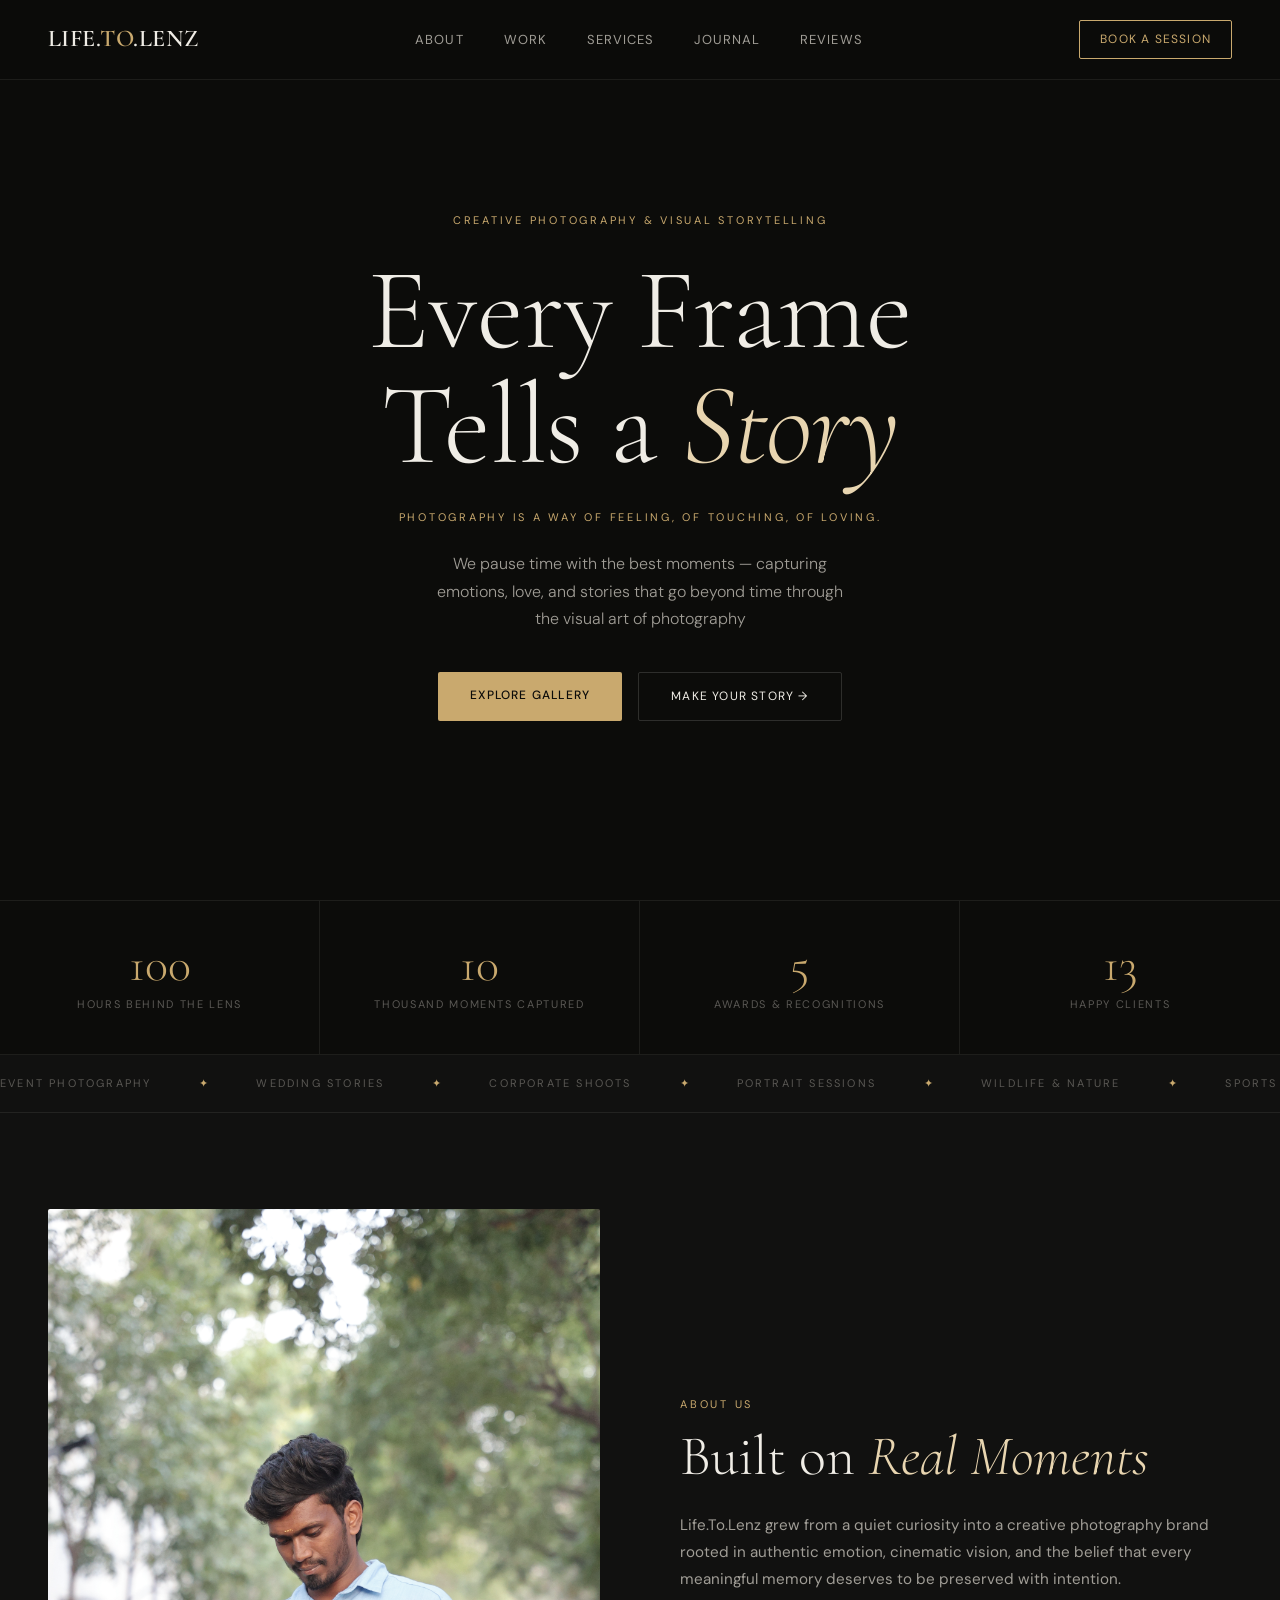
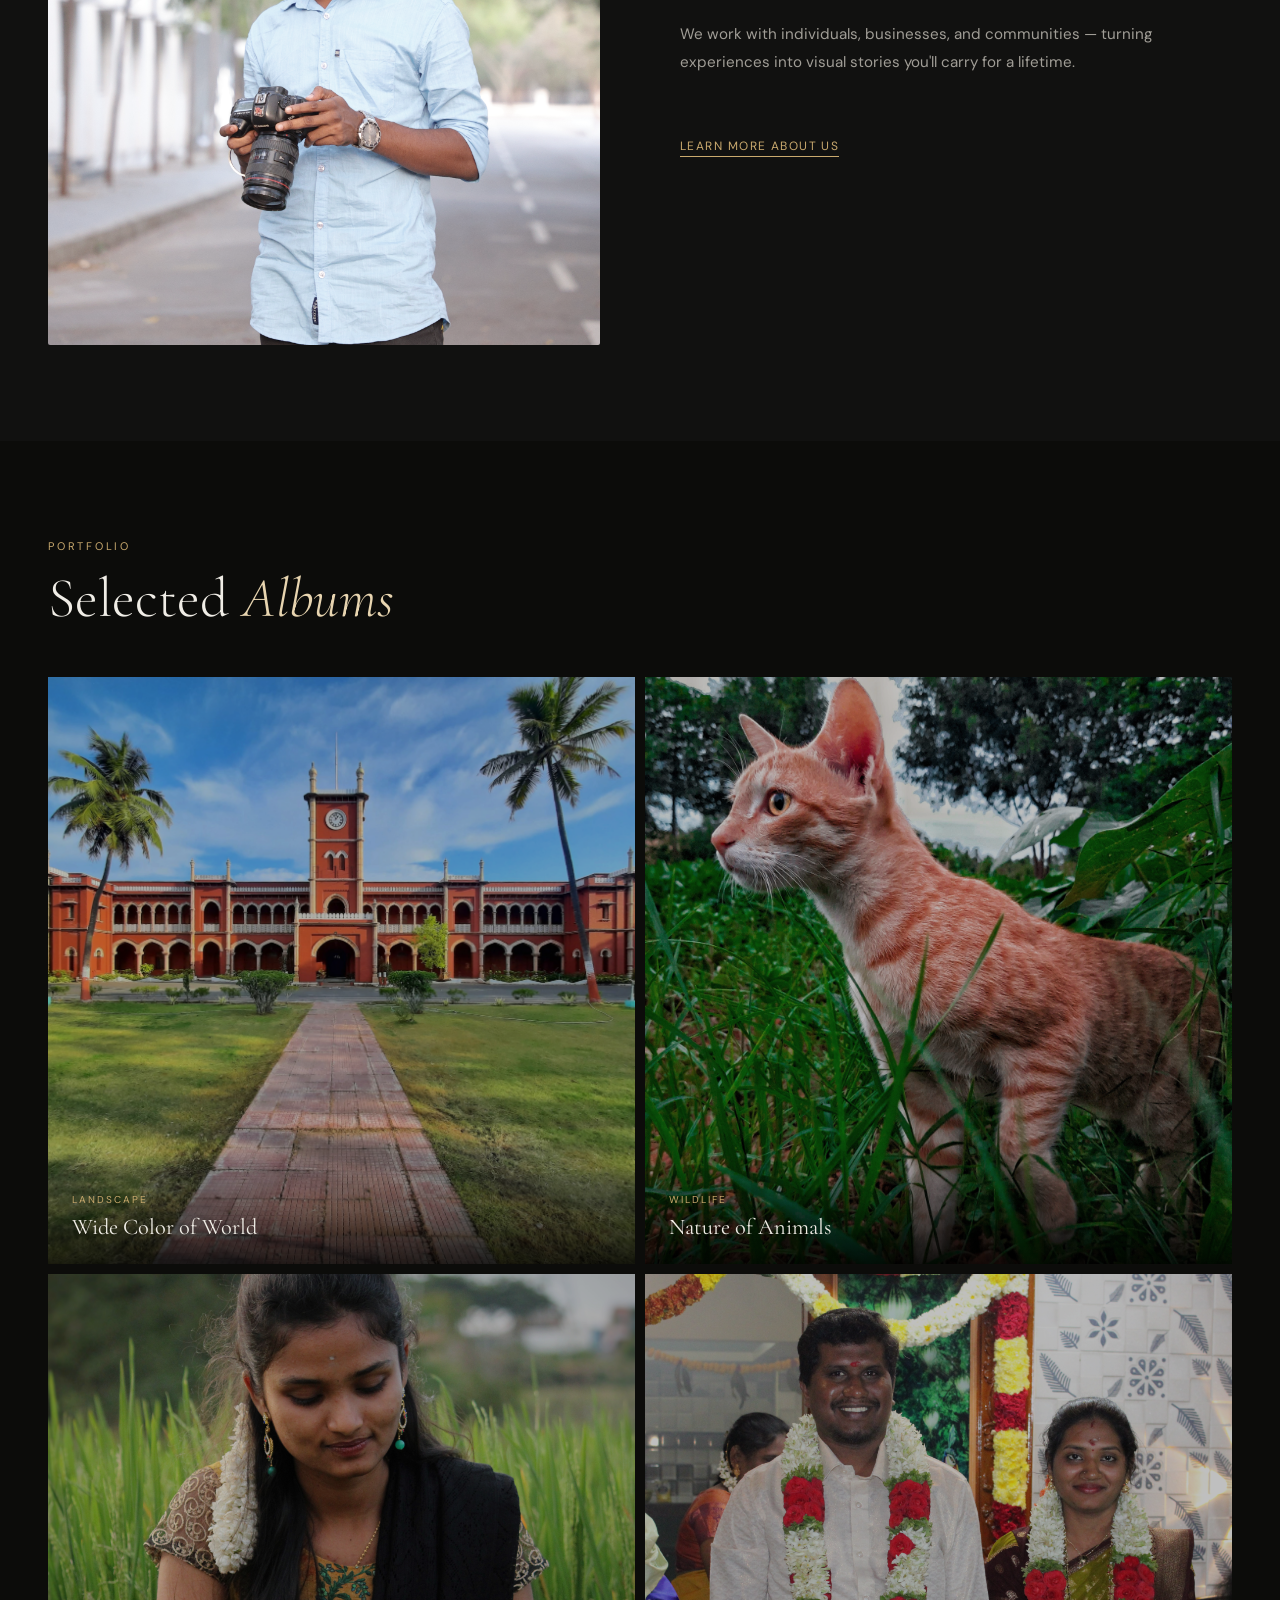
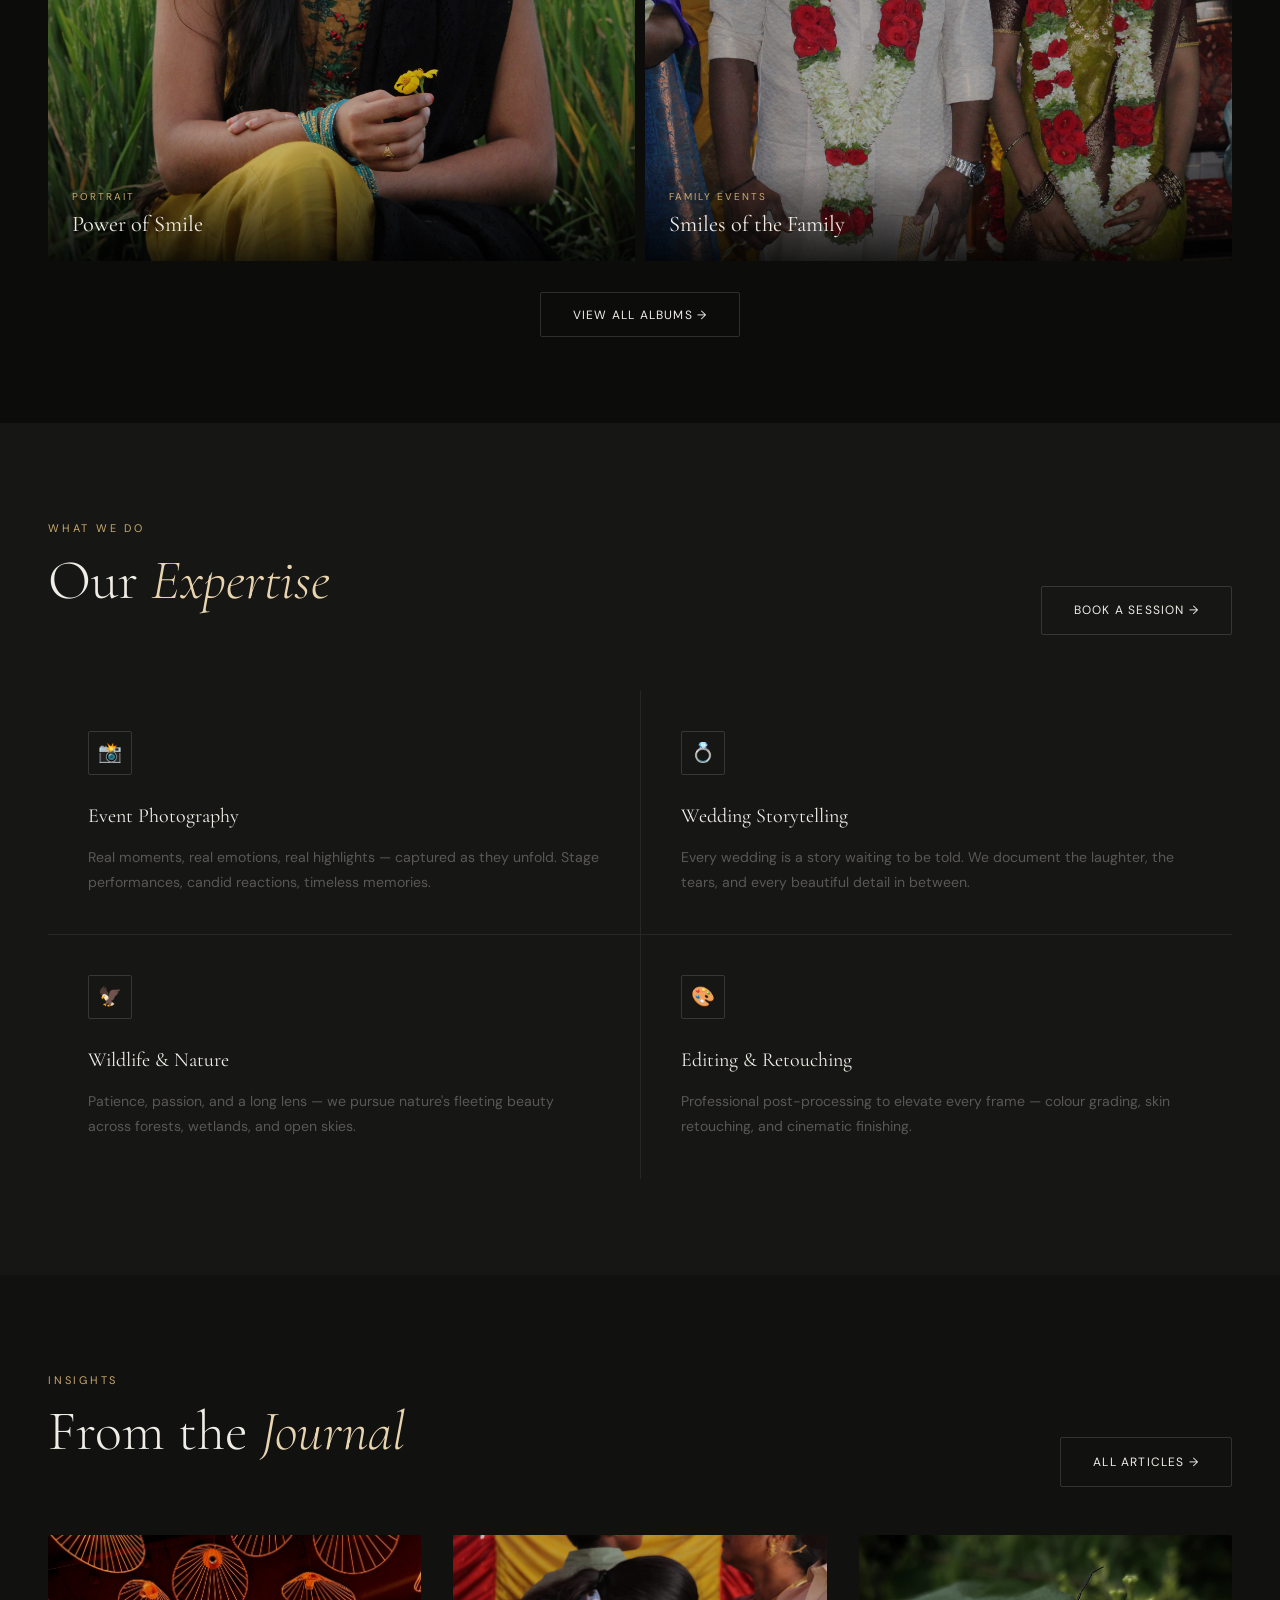
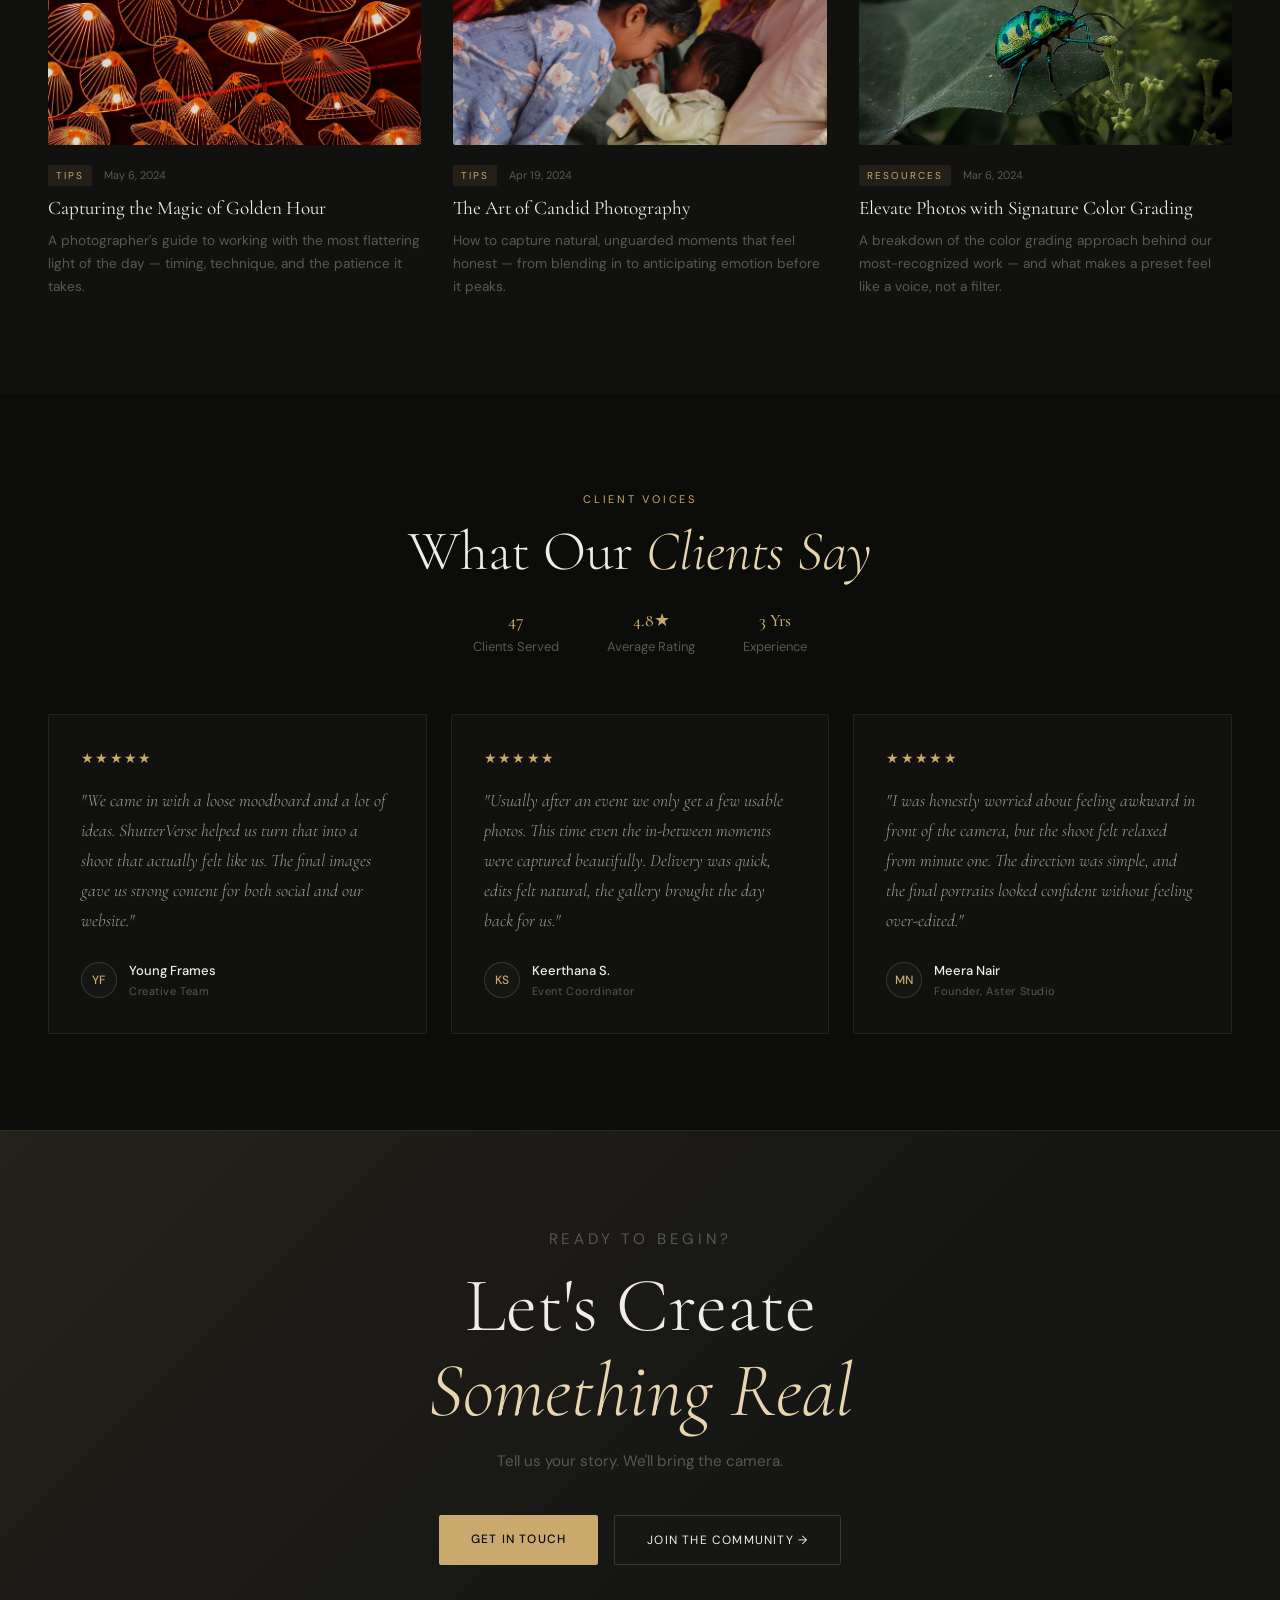
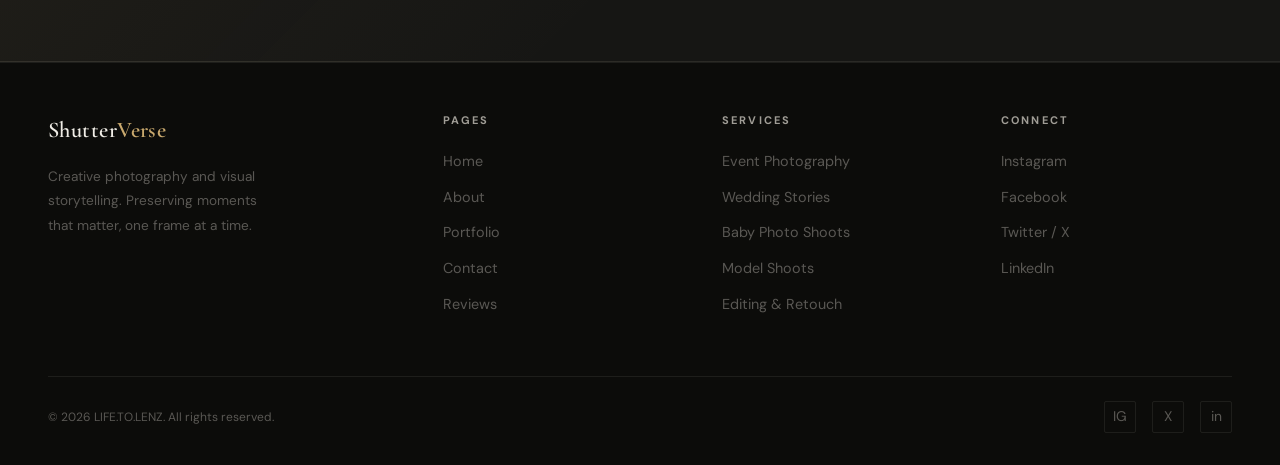
<file: index.html>
<!DOCTYPE html>
<html lang="en">
<head>
    <meta charset="UTF-8">
    <meta name="viewport" content="width=device-width, initial-scale=1.0">
    <link rel="stylesheet" href="css/index.css">
    <link href="https://fonts.googleapis.com/css2?family=Cormorant+Garamond:ital,wght@0,300;0,400;0,600;1,300;1,400&family=DM+Sans:wght@300;400;500&display=swap" rel="stylesheet" />
    <title>Lif.To.Lenz | Home</title>
    
</head>
<body>
  <nav>
    <a href="#" class="logo">Life.<span>To</span>.Lenz</a>
    <ul>
      <li><a href="#about">About</a></li>
      <li><a href="#work">Work</a></li>
      <li><a href="#services">Services</a></li>
      <li><a href="#blog">Journal</a></li>
      <li><a href="#reviews">Reviews</a></li>
    </ul>
    <a href ="booking.html" class="nav-cta">Book a Session</a>
  </nav>
  
<!-- HERO -->
<section class="hero" id="home">
  <p class="hero-eyebrow">Creative Photography & Visual Storytelling</p>
  <h1>Every Frame<br>Tells a <em>Story</em></h1>
  <p class="hero-eyebrow">Photography is a way of feeling, of touching, of loving.</p>
  <p class="hero-sub">We pause time with the best moments — capturing emotions, love, and stories that go beyond time through the visual art of photography </p>
  <div class="hero-actions">
    <a href="work.html" class="btn-primary">Explore Gallery</a>
    <a href="#services" class="btn-ghost">Make Your Story →</a>
  </div>
  <!-- <div class="hero-scroll">
    <div class="scroll-line"></div>
    <span>Scroll</span>
  </div> -->
</section>

<!-- STATS -->
<div class="stats">
  <div class="stat">
    <div class="stat-num" data-target="100">0</div>
    <div class="stat-label">Hours Behind the Lens</div>
  </div>
  <div class="stat">
    <div class="stat-num" data-target="10">0</div>
    <div class="stat-label">Thousand Moments Captured</div>
  </div>
  <div class="stat">
    <div class="stat-num" data-target="5">0</div>
    <div class="stat-label">Awards & Recognitions</div>
  </div>
  <div class="stat">
    <div class="stat-num" data-target="13">0</div>
    <div class="stat-label">Happy Clients</div>
  </div>
</div>


<!-- MARQUEE -->
<div class="marquee-wrap">
  <div class="marquee">
    <span>Event Photography</span><span class="dot">✦</span>
    <span>Wedding Stories</span><span class="dot">✦</span>
    <span>Corporate Shoots</span><span class="dot">✦</span>
    <span>Portrait Sessions</span><span class="dot">✦</span>
    <span>Wildlife & Nature</span><span class="dot">✦</span>
    <span>Sports & Action</span><span class="dot">✦</span>
    <span>Aerial Photography</span><span class="dot">✦</span>
    <span>Event Photography</span><span class="dot">✦</span>
    <span>Wedding Stories</span><span class="dot">✦</span>
    <span>Corporate Shoots</span><span class="dot">✦</span>
    <span>Portrait Sessions</span><span class="dot">✦</span>
    <span>Wildlife & Nature</span><span class="dot">✦</span>
    <span>Sports & Action</span><span class="dot">✦</span>
    <span>Aerial Photography</span><span class="dot">✦</span>
  </div>
</div>

<!-- ABOUT -->
<section class="about" id="about">
  <div class="about-img">
    <img src="Images/Person_Pic/IMG_9840.JPG" alt="Photographer at work" loading="lazy" />
  </div>
  <div class="about-text">
    <p class="section-label">About Us</p>
    <h2 class="section-title">Built on <em>Real Moments</em></h2>
    <p class="section-body">Life.To.Lenz grew from a quiet curiosity into a creative photography brand rooted in authentic emotion, cinematic vision, and the belief that every meaningful memory deserves to be preserved with intention.<br><br>We work with individuals, businesses, and communities — turning experiences into visual stories you'll carry for a lifetime.</p>
    <br />
    <a href="#contact" class="about-link">Learn More About Us</a>
  </div>
</section>

<!-- ALBUMS -->
<section style="padding: 6rem 3rem; background: var(--bg);" id="work">
  <p class="section-label">Portfolio</p>
  <h2 class="section-title">Selected <em>Albums</em></h2>
  <div class="albums-grid">
    <div class="album-card">
      <img src="Images/Architecture/LandingPage.jpeg" alt="Architecture Image" loading="lazy" />
      <div class="album-overlay">
        <p class="album-tag">Landscape</p>
        <p class="album-name">Wide Color of World</p>
      </div>
    </div>
    <div class="album-card">
      <img src="Images/Wild_Life/Cat.jpg" alt="Cat" loading="lazy" />
      <div class="album-overlay">
        <p class="album-tag">Wildlife</p>
        <p class="album-name">Nature of Animals</p>
      </div>
    </div>
    <div class="album-card">
      <img src="/Images/Potraits/IMG_0637.JPG" alt="Portrait" loading="lazy" />
      <div class="album-overlay">
        <p class="album-tag">Portrait</p>
        <p class="album-name">Power of Smile</p>
      </div>
    </div>
    <div class="album-card">
      <img src="Images/Potraits/IMG_7848.JPG" alt="Wedding" loading="lazy" />
      <div class="album-overlay">
        <p class="album-tag">Family Events </p>
        <p class="album-name">Smiles of the Family</p>
      </div>
    </div>
   
  </div>
  <div class="albums-footer">
    <a href="work.html" class="btn-ghost">View All Albums →</a>
  </div>
</section>


<!-- EXPERTISE -->
<section class="expertise" id="services">
  <div class="expertise-header">
    <div>
      <p class="section-label">What We Do</p>
      <h2 class="section-title">Our <em>Expertise</em></h2>
    </div>
    <a href="contact.html" class="btn-ghost">Book a Session →</a>
  </div>
  <div class="expertise-grid">
    <div class="expertise-card">
      <div class="expertise-icon">📸</div>
      <h3>Event Photography</h3>
      <p>Real moments, real emotions, real highlights — captured as they unfold. Stage performances, candid reactions, timeless memories.</p>
    </div>
    <div class="expertise-card">
      <div class="expertise-icon">💍</div>
      <h3>Wedding Storytelling</h3>
      <p>Every wedding is a story waiting to be told. We document the laughter, the tears, and every beautiful detail in between.</p>
    </div>
    <div class="expertise-card">
      <div class="expertise-icon">🦅</div>
      <h3>Wildlife & Nature</h3>
      <p>Patience, passion, and a long lens — we pursue nature's fleeting beauty across forests, wetlands, and open skies.</p>
    </div>
    <div class="expertise-card">
      <div class="expertise-icon">🎨</div>
      <h3>Editing & Retouching</h3>
      <p>Professional post-processing to elevate every frame — colour grading, skin retouching, and cinematic finishing.</p>
    </div>
  </div>
</section>


<!-- BLOG -->
<section class="blog" id="blog">
  <div class="blog-header">
    <div>
      <p class="section-label">Insights</p>
      <h2 class="section-title">From the <em>Journal</em></h2>
    </div>
    <a href="article.html" class="btn-ghost">All Articles →</a>
  </div>
  <div class="blog-grid">
    <div class="blog-card">
      <div class="blog-img">
        <img src="Images/Architecture/20240428_182613.jpg" alt="Golden Hour" loading="lazy" />
      </div>
      <div class="blog-meta">
        <span class="blog-tag">Tips</span>
        <span class="blog-date">May 6, 2024</span>
      </div>
      <h3 class="blog-title">Capturing the Magic of Golden Hour</h3>
      <p class="blog-excerpt">A photographer's guide to working with the most flattering light of the day — timing, technique, and the patience it takes.</p>
    </div>
    <div class="blog-card">
      <div class="blog-img">
        <img src="Images/Potraits/IMG_8063.JPG" alt="Candid" loading="lazy" />
      </div>
      <div class="blog-meta">
        <span class="blog-tag">Tips</span>
        <span class="blog-date">Apr 19, 2024</span>
      </div>
      <h3 class="blog-title">The Art of Candid Photography</h3>
      <p class="blog-excerpt">How to capture natural, unguarded moments that feel honest — from blending in to anticipating emotion before it peaks.</p>
    </div>
    <div class="blog-card">
      <div class="blog-img">
        <img src="Images/Wild_Life/20210829_083952 (1).jpg" alt="Presets" loading="lazy" />
      </div>
      <div class="blog-meta">
        <span class="blog-tag">Resources</span>
        <span class="blog-date">Mar 6, 2024</span>
      </div>
      <h3 class="blog-title">Elevate Photos with Signature Color Grading</h3>
      <p class="blog-excerpt">A breakdown of the color grading approach behind our most-recognized work — and what makes a preset feel like a voice, not a filter.</p>
    </div>
  </div>
</section>


<!-- TESTIMONIALS -->
<section class="testimonials" id="reviews">
  <div class="testimonials-header">
    <p class="section-label">Client Voices</p>
    <h2 class="section-title">What Our <em>Clients Say</em></h2>
    <div class="reviews-meta">
      <span><strong>47</strong>Clients Served</span>
      <span><strong>4.8★</strong>Average Rating</span>
      <span><strong>3 Yrs</strong>Experience</span>
    </div>
  </div>
  <div class="testimonials-grid">
    <div class="testimonial-card">
      <div class="stars">★★★★★</div>
      <p class="testimonial-text">"We came in with a loose moodboard and a lot of ideas. ShutterVerse helped us turn that into a shoot that actually felt like us. The final images gave us strong content for both social and our website."</p>
      <div class="testimonial-author">
        <div class="avatar">YF</div>
        <div>
          <p class="author-name">Young Frames</p>
          <p class="author-role">Creative Team</p>
        </div>
      </div>
    </div>
    <div class="testimonial-card">
      <div class="stars">★★★★★</div>
      <p class="testimonial-text">"Usually after an event we only get a few usable photos. This time even the in-between moments were captured beautifully. Delivery was quick, edits felt natural, the gallery brought the day back for us."</p>
      <div class="testimonial-author">
        <div class="avatar">KS</div>
        <div>
          <p class="author-name">Keerthana S.</p>
          <p class="author-role">Event Coordinator</p>
        </div>
      </div>
    </div>
    <div class="testimonial-card">
      <div class="stars">★★★★★</div>
      <p class="testimonial-text">"I was honestly worried about feeling awkward in front of the camera, but the shoot felt relaxed from minute one. The direction was simple, and the final portraits looked confident without feeling over-edited."</p>
      <div class="testimonial-author">
        <div class="avatar">MN</div>
        <div>
          <p class="author-name">Meera Nair</p>
          <p class="author-role">Founder, Aster Studio</p>
        </div>
      </div>
    </div>
  </div>
</section>

<!-- CTA BANNER -->
<section class="cta-banner" id="contact">
  <p class="section-label" style="display:block; text-align:center; margin-bottom:0.75rem;">Ready to Begin?</p>
  <h2>Let's Create<br><em>Something Real</em></h2>
  <p>Tell us your story. We'll bring the camera.</p>
  <div style="display:flex; gap:1rem; justify-content:center; flex-wrap:wrap;">
    <a href="contact.html" class="btn-primary">Get in Touch</a>
    <a href="https://whatsapp.com/channel/0029Vad2Upg5vKAA9j4M4w1l" target="_blank" class="btn-ghost">Join the Community →</a>
  </div>
</section>

<!-- FOOTER -->
<footer>
  <div class="footer-inner">
    <div class="footer-brand">
      <a href="#" class="logo">Shutter<span>Verse</span></a>
      <p>Creative photography and visual storytelling. Preserving moments that matter, one frame at a time.</p>
    </div>
    <div class="footer-col">
      <h4>Pages</h4>
      <ul>
        <li><a href="#">Home</a></li>
        <li><a href="#about">About</a></li>
        <li><a href="#work">Portfolio</a></li>
        <li><a href="#contact">Contact</a></li>
        <li><a href="#reviews">Reviews</a></li>

      </ul>
    </div>
    <div class="footer-col">
      <h4>Services</h4>
      <ul>
        <li><a href="#">Event Photography</a></li>
        <li><a href="#">Wedding Stories</a></li>
        <li><a href="#">Baby Photo Shoots</a></li>
        <li><a href="#">Model Shoots</a></li>
        <li><a href="#">Editing & Retouch</a></li>
      </ul>
    </div>
    <div class="footer-col">
      <h4>Connect</h4>
      <ul>
        <li><a href="#">Instagram</a></li>
        <li><a href="#">Facebook</a></li>
        <li><a href="#">Twitter / X</a></li>
        <li><a href="#">LinkedIn</a></li>
      </ul>
    </div>
  </div>
  <div class="footer-bottom">
    <span>© 2026 LIFE.TO.LENZ. All rights reserved.</span>
    <div class="social-links">
      <a href="#" aria-label="Instagram">IG</a>
      <a href="#" aria-label="Twitter">X</a>
      <a href="#" aria-label="LinkedIn">in</a>
    </div>
  </div>
</footer>


<script src = "js/index.js"></script>
</body>
</html>
</file>
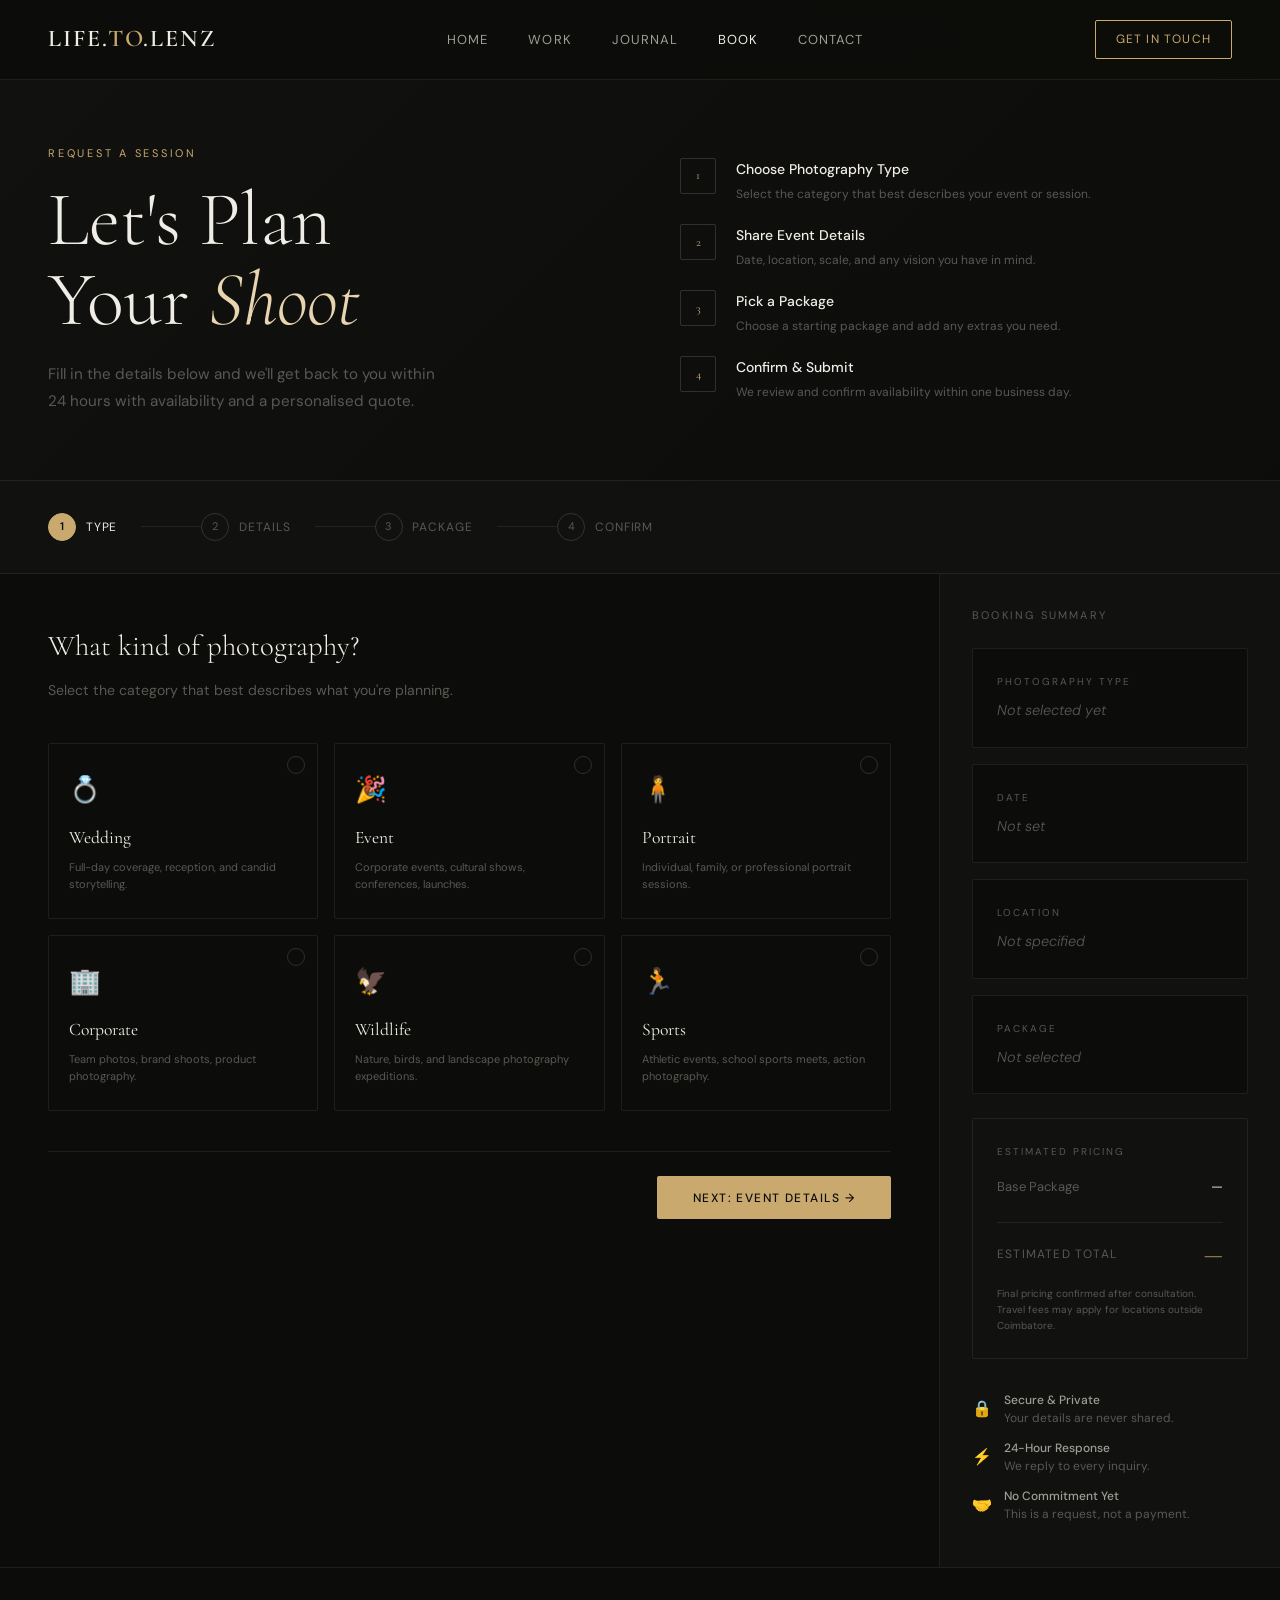
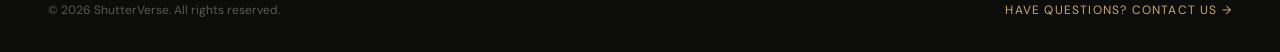
<file: booking.html>
<!DOCTYPE html>
<html lang="en">
<head>
<meta charset="UTF-8" />
<meta name="viewport" content="width=device-width, initial-scale=1.0" />
<title>Lif.To.Lenz | Book a Session </title>
<link href="https://fonts.googleapis.com/css2?family=Cormorant+Garamond:ital,wght@0,300;0,400;0,600;1,300;1,400&family=DM+Sans:wght@300;400;500&display=swap" rel="stylesheet" />
<link rel="stylesheet" href="css/booking.css">
</head>
<body>

<nav>
  <a href="index.html" class="logo">LIFE.<span>TO</span>.LENZ</a>
  <ul>
    <li><a href="index.html">Home</a></li>
    <li><a href="work.html">Work</a></li>
    <li><a href="article.html">Journal</a></li>
    <li><a href="booking.html" class="active">Book</a></li>
    <li><a href="contact.html">Contact</a></li>
  </ul>
  <a href="contact.html" class="nav-cta">Get in Touch</a>
</nav>

<!-- HERO -->
<div class="booking-hero">
  <div class="hero-left">
    <p class="eyebrow">Request a Session</p>
    <h1>Let's Plan<br>Your <em>Shoot</em></h1>
    <p>Fill in the details below and we'll get back to you within 24 hours with availability and a personalised quote.</p>
  </div>
  <div class="hero-steps">
    <div class="step">
      <div class="step-num">1</div>
      <div class="step-text"><h4>Choose Photography Type</h4><p>Select the category that best describes your event or session.</p></div>
    </div>
    <div class="step">
      <div class="step-num">2</div>
      <div class="step-text"><h4>Share Event Details</h4><p>Date, location, scale, and any vision you have in mind.</p></div>
    </div>
    <div class="step">
      <div class="step-num">3</div>
      <div class="step-text"><h4>Pick a Package</h4><p>Choose a starting package and add any extras you need.</p></div>
    </div>
    <div class="step">
      <div class="step-num">4</div>
      <div class="step-text"><h4>Confirm & Submit</h4><p>We review and confirm availability within one business day.</p></div>
    </div>
  </div>
</div>

<!-- STEPPER -->
<div class="stepper">
  <div class="step-tab active" id="tab-1" onclick="goToStep(1)">
    <div class="step-circle">1</div>
    <span class="step-tab-label">Type</span>
  </div>
  <div class="step-connector"></div>
  <div class="step-tab" id="tab-2" onclick="goToStep(2)">
    <div class="step-circle">2</div>
    <span class="step-tab-label">Details</span>
  </div>
  <div class="step-connector"></div>
  <div class="step-tab" id="tab-3" onclick="goToStep(3)">
    <div class="step-circle">3</div>
    <span class="step-tab-label">Package</span>
  </div>
  <div class="step-connector"></div>
  <div class="step-tab" id="tab-4" onclick="goToStep(4)">
    <div class="step-circle">4</div>
    <span class="step-tab-label">Confirm</span>
  </div>
</div>

<div class="booking-main">
  <!-- FORM -->
  <div class="form-panel">

    <!-- STEP 1: TYPE -->
    <div class="step-content active" id="step-1">
      <h2 class="panel-title">What kind of photography?</h2>
      <p class="panel-sub">Select the category that best describes what you're planning.</p>
      <div class="type-grid">
        <div class="type-card" onclick="selectType(this, 'Wedding')">
          <input type="radio" name="type" value="Wedding" />
          <span class="type-icon">💍</span>
          <span class="type-check">✓</span>
          <p class="type-name">Wedding</p>
          <p class="type-desc">Full-day coverage, reception, and candid storytelling.</p>
        </div>
        <div class="type-card" onclick="selectType(this, 'Event')">
          <input type="radio" name="type" value="Event" />
          <span class="type-icon">🎉</span>
          <span class="type-check">✓</span>
          <p class="type-name">Event</p>
          <p class="type-desc">Corporate events, cultural shows, conferences, launches.</p>
        </div>
        <div class="type-card" onclick="selectType(this, 'Portrait')">
          <input type="radio" name="type" value="Portrait" />
          <span class="type-icon">🧍</span>
          <span class="type-check">✓</span>
          <p class="type-name">Portrait</p>
          <p class="type-desc">Individual, family, or professional portrait sessions.</p>
        </div>
        <div class="type-card" onclick="selectType(this, 'Corporate')">
          <input type="radio" name="type" value="Corporate" />
          <span class="type-icon">🏢</span>
          <span class="type-check">✓</span>
          <p class="type-name">Corporate</p>
          <p class="type-desc">Team photos, brand shoots, product photography.</p>
        </div>
        <div class="type-card" onclick="selectType(this, 'Wildlife')">
          <input type="radio" name="type" value="Wildlife" />
          <span class="type-icon">🦅</span>
          <span class="type-check">✓</span>
          <p class="type-name">Wildlife</p>
          <p class="type-desc">Nature, birds, and landscape photography expeditions.</p>
        </div>
        <div class="type-card" onclick="selectType(this, 'Sports')">
          <input type="radio" name="type" value="Sports" />
          <span class="type-icon">🏃</span>
          <span class="type-check">✓</span>
          <p class="type-name">Sports</p>
          <p class="type-desc">Athletic events, school sports meets, action photography.</p>
        </div>
      </div>
      <div class="step-nav">
        <span></span>
        <button class="btn-next" onclick="goToStep(2)">Next: Event Details →</button>
      </div>
    </div>

    <!-- STEP 2: EVENT DETAILS -->
    <div class="step-content" id="step-2">
      <h2 class="panel-title">Tell us about the event</h2>
      <p class="panel-sub">The more detail you share, the better we can prepare.</p>
      <div class="form-row-2">
        <div class="form-group">
          <label>Your Full Name *</label>
          <input type="text" placeholder="Priya Mehta" id="b-name" oninput="updateSummary()" required />
        </div>
        <div class="form-group">
          <label>Phone / WhatsApp *</label>
          <input type="tel" placeholder="+91 98765 43210" id="b-phone" required />
        </div>
      </div>
      <div class="form-group">
        <label>Email Address *</label>
        <input type="email" placeholder="priya@example.com" id="b-email" required />
      </div>
      <div class="form-row-2">
        <div class="form-group">
          <label>Event Date *</label>
          <input type="date" id="b-date" oninput="updateSummary()" required />
        </div>
        <div class="form-group">
          <label>Event Duration</label>
          <select id="b-duration" oninput="updateSummary()">
            <option value="">Select…</option>
            <option>2–3 Hours</option>
            <option>Half Day (4–5 Hours)</option>
            <option>Full Day (6–8 Hours)</option>
            <option>Multi-Day</option>
          </select>
        </div>
      </div>
      <div class="form-row-2">
        <div class="form-group">
          <label>Venue / Location *</label>
          <input type="text" placeholder="Venue name or city" id="b-location" oninput="updateSummary()" required />
        </div>
        <div class="form-group">
          <label>Expected Guests / Subjects</label>
          <select id="b-guests">
            <option value="">Select range…</option>
            <option>1–10</option>
            <option>10–50</option>
            <option>50–200</option>
            <option>200–500</option>
            <option>500+</option>
          </select>
        </div>
      </div>
      <div class="form-group">
        <label>Indoor / Outdoor</label>
        <select id="b-venue-type">
          <option value="">Select…</option>
          <option>Fully Indoor</option>
          <option>Fully Outdoor</option>
          <option>Mix of Both</option>
        </select>
      </div>
      <div class="form-group">
        <label>Vision & Special Requests</label>
        <textarea placeholder="Describe any mood, style references, must-capture moments, or anything specific you'd like us to know…" id="b-notes"></textarea>
      </div>
      <div class="form-group">
        <label>How did you find us?</label>
        <select>
          <option value="">Select…</option>
          <option>Instagram</option>
          <option>Word of Mouth</option>
          <option>Google Search</option>
          <option>Facebook</option>
          <option>Previous Client</option>
          <option>Other</option>
        </select>
      </div>
      <div class="step-nav">
        <button class="btn-back" onclick="goToStep(1)">← Back</button>
        <button class="btn-next" onclick="goToStep(3)">Next: Choose Package →</button>
      </div>
    </div>

    <!-- STEP 3: PACKAGE -->
    <div class="step-content" id="step-3">
      <h2 class="panel-title">Choose your package</h2>
      <p class="panel-sub">All packages include professional editing and an online gallery. Prices are starting points — final quote after consultation.</p>
      <div class="package-grid">
        <div class="pkg-card" onclick="selectPkg(this, 'Essential', '₹8,000')">
          <span class="pkg-badge">Starter</span>
          <p class="pkg-name">Essential</p>
          <p class="pkg-price">₹8,000 <small>starting</small></p>
          <ul class="pkg-features">
            <li>Up to 3 hours</li>
            <li>100+ edited photos</li>
            <li>Online gallery</li>
            <li>1 photographer</li>
            <li>7-day delivery</li>
          </ul>
        </div>
        <div class="pkg-card" onclick="selectPkg(this, 'Classic', '₹15,000')" style="border-color:rgba(201,169,110,0.3);">
          <span class="pkg-badge" style="background:rgba(201,169,110,0.18);">Popular</span>
          <p class="pkg-name">Classic</p>
          <p class="pkg-price">₹15,000 <small>starting</small></p>
          <ul class="pkg-features">
            <li>Up to 6 hours</li>
            <li>250+ edited photos</li>
            <li>Online gallery + USB</li>
            <li>1 photographer + assistant</li>
            <li>5-day delivery</li>
          </ul>
        </div>
        <div class="pkg-card" onclick="selectPkg(this, 'Premium', '₹28,000')">
          <span class="pkg-badge">Full Day</span>
          <p class="pkg-name">Premium</p>
          <p class="pkg-price">₹28,000 <small>starting</small></p>
          <ul class="pkg-features">
            <li>Full day (8+ hours)</li>
            <li>500+ edited photos</li>
            <li>Highlights video</li>
            <li>2 photographers</li>
            <li>3-day delivery</li>
          </ul>
        </div>
      </div>

      <h3 style="font-family:'Cormorant Garamond',serif;font-size:1.3rem;font-weight:300;color:var(--fg);margin-bottom:0.5rem;">Add-ons</h3>
      <p style="font-size:0.85rem;color:var(--fg3);margin-bottom:1.25rem;">Enhance your package with these optional additions.</p>
      <div class="addon-list">
        <div class="addon-item" onclick="toggleAddon(this, 'Drone / Aerial', '₹4,000')">
          <div class="addon-left">
            <span class="addon-icon">🚁</span>
            <div class="addon-text"><h4>Drone / Aerial Photography</h4><p>Cinematic overhead shots of the venue and event</p></div>
          </div>
          <div style="display:flex;align-items:center;gap:1rem;">
            <span class="addon-price">+₹4,000</span>
            <div class="addon-check">✓</div>
          </div>
        </div>
        <div class="addon-item" onclick="toggleAddon(this, 'Highlight Reel', '₹5,000')">
          <div class="addon-left">
            <span class="addon-icon">🎬</span>
            <div class="addon-text"><h4>Highlight Reel (2–3 min video)</h4><p>Cinematic short film of the event with music</p></div>
          </div>
          <div style="display:flex;align-items:center;gap:1rem;">
            <span class="addon-price">+₹5,000</span>
            <div class="addon-check">✓</div>
          </div>
        </div>
        <div class="addon-item" onclick="toggleAddon(this, 'Printed Album', '₹3,500')">
          <div class="addon-left">
            <span class="addon-icon">📖</span>
            <div class="addon-text"><h4>Printed Photo Album</h4><p>30-page premium hardbound album (A4 size)</p></div>
          </div>
          <div style="display:flex;align-items:center;gap:1rem;">
            <span class="addon-price">+₹3,500</span>
            <div class="addon-check">✓</div>
          </div>
        </div>
        <div class="addon-item" onclick="toggleAddon(this, 'Same-Day Preview', '₹2,000')">
          <div class="addon-left">
            <span class="addon-icon">⚡</span>
            <div class="addon-text"><h4>Same-Day Preview Gallery</h4><p>10–15 quick-edited photos shared within hours of the event</p></div>
          </div>
          <div style="display:flex;align-items:center;gap:1rem;">
            <span class="addon-price">+₹2,000</span>
            <div class="addon-check">✓</div>
          </div>
        </div>
      </div>

      <div class="step-nav">
        <button class="btn-back" onclick="goToStep(2)">← Back</button>
        <button class="btn-next" onclick="goToStep(4)">Next: Review & Confirm →</button>
      </div>
    </div>

    <!-- STEP 4: CONFIRM -->
    <div class="step-content" id="step-4">
      <h2 class="panel-title">Review & confirm</h2>
      <p class="panel-sub">Check all details before submitting. We'll be in touch within 24 hours to confirm availability.</p>

      <div style="background:var(--bg2);border:1px solid var(--border);border-radius:2px;padding:1.75rem;margin-bottom:1.5rem;">
        <p style="font-size:11px;letter-spacing:0.2em;text-transform:uppercase;color:var(--fg3);margin-bottom:1.25rem;">Your Booking Summary</p>
        <div style="display:grid;grid-template-columns:1fr 1fr;gap:1rem;">
          <div><p style="font-size:10px;letter-spacing:0.15em;text-transform:uppercase;color:var(--fg3);margin-bottom:0.3rem;">Photography Type</p><p id="confirm-type" style="font-family:'Cormorant Garamond',serif;font-size:1.1rem;color:var(--fg);">—</p></div>
          <div><p style="font-size:10px;letter-spacing:0.15em;text-transform:uppercase;color:var(--fg3);margin-bottom:0.3rem;">Package</p><p id="confirm-pkg" style="font-family:'Cormorant Garamond',serif;font-size:1.1rem;color:var(--fg);">—</p></div>
          <div><p style="font-size:10px;letter-spacing:0.15em;text-transform:uppercase;color:var(--fg3);margin-bottom:0.3rem;">Date</p><p id="confirm-date" style="font-size:0.95rem;color:var(--fg2);">—</p></div>
          <div><p style="font-size:10px;letter-spacing:0.15em;text-transform:uppercase;color:var(--fg3);margin-bottom:0.3rem;">Location</p><p id="confirm-location" style="font-size:0.95rem;color:var(--fg2);">—</p></div>
          <div><p style="font-size:10px;letter-spacing:0.15em;text-transform:uppercase;color:var(--fg3);margin-bottom:0.3rem;">Your Name</p><p id="confirm-name" style="font-size:0.95rem;color:var(--fg2);">—</p></div>
          <div><p style="font-size:10px;letter-spacing:0.15em;text-transform:uppercase;color:var(--fg3);margin-bottom:0.3rem;">Add-ons</p><p id="confirm-addons" style="font-size:0.9rem;color:var(--fg3);">None selected</p></div>
        </div>
      </div>

      <div class="form-group">
        <label>Anything else to add?</label>
        <textarea placeholder="Final notes, questions, or special instructions…" style="min-height:80px;"></textarea>
      </div>

      <div style="display:flex;gap:0.75rem;align-items:flex-start;margin-bottom:1.5rem;">
        <input type="checkbox" id="terms" style="width:16px;height:16px;margin-top:2px;accent-color:var(--accent);flex-shrink:0;cursor:pointer;" required />
        <label for="terms" style="font-size:13px;color:var(--fg3);cursor:pointer;">I understand this is an availability request, not a confirmed booking. Final confirmation and invoice will follow after ShutterVerse reviews the details.</label>
      </div>

      <div class="step-nav">
        <button class="btn-back" onclick="goToStep(3)">← Back</button>
        <button class="btn-next" onclick="submitBooking()">Submit Request ✓</button>
      </div>
    </div>

    <!-- SUCCESS -->
    <div class="success-panel" id="success-panel">
      <div class="success-icon">📸</div>
      <h2>Request <em>Received!</em></h2>
      <p>Thank you for reaching out. We've received your booking request and will review it shortly. Expect a personal reply within 24 hours with availability confirmation and next steps.</p>
      <a href="index.html" style="display:inline-block;background:var(--accent);color:var(--bg);padding:0.9rem 2rem;border-radius:2px;font-size:12px;letter-spacing:0.1em;text-transform:uppercase;text-decoration:none;font-family:'DM Sans',sans-serif;font-weight:500;">Back to Home</a>
    </div>

  </div>

  <!-- SIDEBAR -->
  <div class="booking-sidebar">
    <p class="sidebar-title">Booking Summary</p>

    <div class="summary-card">
      <p class="summary-label">Photography Type</p>
      <p class="summary-value placeholder" id="sum-type">Not selected yet</p>
    </div>
    <div class="summary-card">
      <p class="summary-label">Date</p>
      <p class="summary-value placeholder" id="sum-date">Not set</p>
    </div>
    <div class="summary-card">
      <p class="summary-label">Location</p>
      <p class="summary-value placeholder" id="sum-loc">Not specified</p>
    </div>
    <div class="summary-card">
      <p class="summary-label">Package</p>
      <p class="summary-value placeholder" id="sum-pkg">Not selected</p>
    </div>

    <div class="price-breakdown">
      <p style="font-size:10px;letter-spacing:0.2em;text-transform:uppercase;color:var(--fg3);margin-bottom:1rem;">Estimated Pricing</p>
      <div class="price-row"><span>Base Package</span><strong id="price-base">—</strong></div>
      <div class="price-row" id="addon-rows"></div>
      <div class="price-total"><span>Estimated Total</span><strong id="price-total">—</strong></div>
      <p style="font-size:10px;color:var(--fg3);margin-top:0.75rem;line-height:1.6;">Final pricing confirmed after consultation. Travel fees may apply for locations outside Coimbatore.</p>
    </div>

    <div class="trust-badges" style="margin-top:2rem;">
      <div class="trust-item"><span class="trust-icon">🔒</span><div class="trust-text"><strong>Secure & Private</strong>Your details are never shared.</div></div>
      <div class="trust-item"><span class="trust-icon">⚡</span><div class="trust-text"><strong>24-Hour Response</strong>We reply to every inquiry.</div></div>
      <div class="trust-item"><span class="trust-icon">🤝</span><div class="trust-text"><strong>No Commitment Yet</strong>This is a request, not a payment.</div></div>
    </div>
  </div>
</div>

<footer>
  <span>© 2026 ShutterVerse. All rights reserved.</span>
  <a href="contact.html" style="color:var(--accent);text-decoration:none;font-size:12px;letter-spacing:0.1em;text-transform:uppercase;">Have questions? Contact us →</a>
</footer>

<script src="js/booking.js"></script>
</body>
</html>
</file>
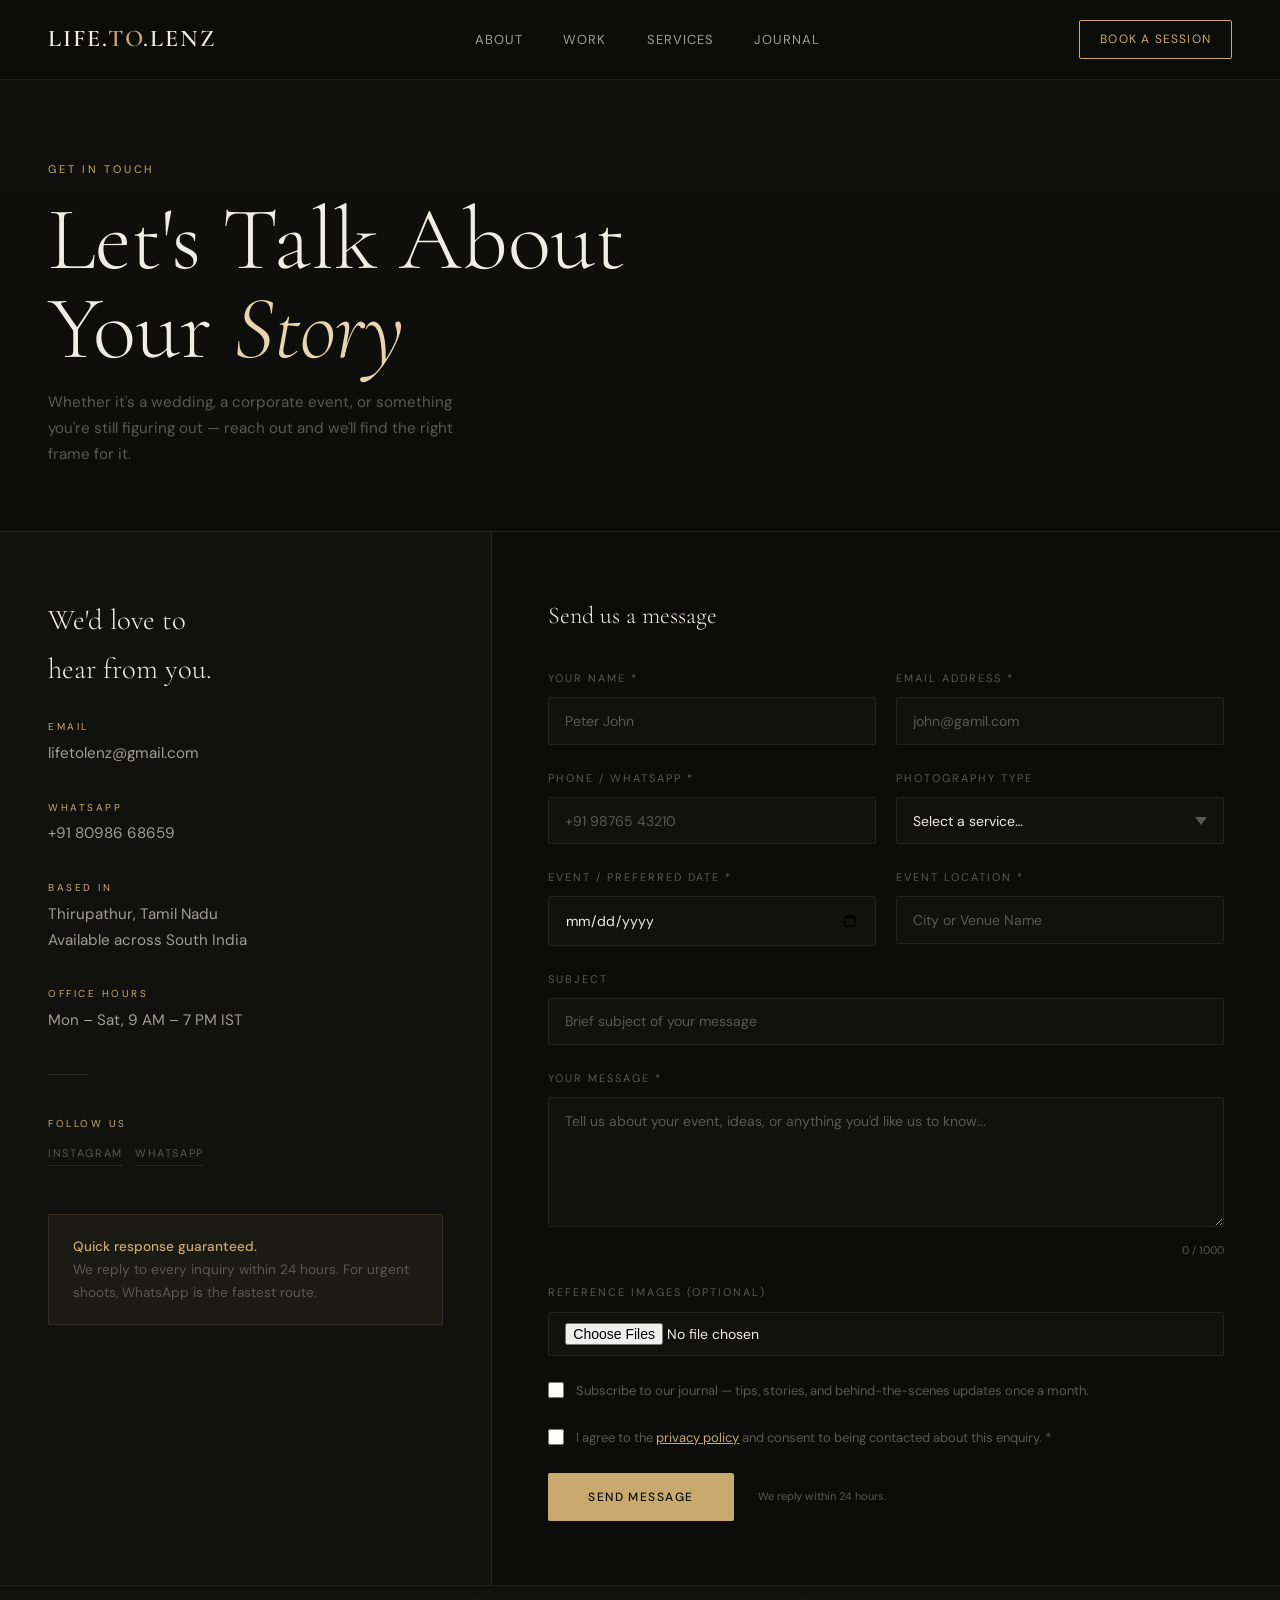
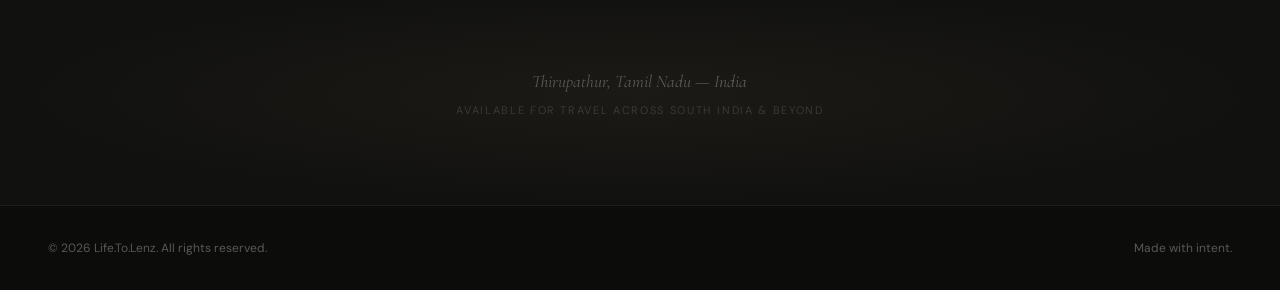
<file: contact.html>
<!DOCTYPE html>
<html lang="en">
<head>
<meta charset="UTF-8" />
<meta name="viewport" content="width=device-width, initial-scale=1.0" />
<title>Lif.To.Lenz | Contact</title>
<link href="https://fonts.googleapis.com/css2?family=Cormorant+Garamond:ital,wght@0,300;0,400;0,600;1,300;1,400&family=DM+Sans:wght@300;400;500&display=swap" rel="stylesheet" />
<link rel="stylesheet" href ="css/contact.css"></style>
</head>
<body>

  <nav>
    <a href="index.html" class="logo">Life.<span>To</span>.Lenz</a>
    <ul>
      <li><a href="index.html#about">About</a></li>
      <li><a href="work.html">Work</a></li>
      <li><a href="index.html#services">Services</a></li>
      <li><a href="article.html">Journal</a></li>
      <!-- <li><a href="#reviews">Reviews</a></li> -->
    </ul>
    <a href="#contact" class="nav-cta">Book a Session</a>
  </nav>
<div class="page-header">
  <p class="page-eyebrow">Get in Touch</p>
  <h1 class="page-title">Let's Talk About<br>Your <em>Story</em></h1>
  <p class="page-sub">Whether it's a wedding, a corporate event, or something you're still figuring out — reach out and we'll find the right frame for it.</p>
</div>

<div class="contact-layout">
  <!-- LEFT: INFO -->
  <div class="contact-info">
    <h2>We'd love to<br>hear from you.</h2>
    <div class="info-item">
      <p class="info-label">Email</p>
      <p class="info-value"><a >lifetolenz@gmail.com</a></p>
    </div>
    <div class="info-item">
      <p class="info-label">WhatsApp</p>
      <p class="info-value"><a >+91 80986 68659</a></p>
    </div>
    <div class="info-item">
      <p class="info-label">Based in</p>
      <p class="info-value">Thirupathur, Tamil Nadu<br>Available across South India</p>
    </div>
    <div class="info-item">
      <p class="info-label">Office Hours</p>
      <p class="info-value">Mon – Sat, 9 AM – 7 PM IST</p>
    </div>
    <div class="divider"></div>
    <div class="info-item">
      <p class="info-label">Follow Us</p>
      <div class="social-row">
        <a href="https://www.instagram.com/life.to.lenz/" target="_blank">Instagram</a>
        <a href="https://whatsapp.com/channel/0029Vad2Upg5vKAA9j4M4w1l" target="_blank">WhatsApp</a>
        <!-- <a href="#">LinkedIn</a> -->
      </div>
    </div>
    <div class="response-note">
      <p><strong>Quick response guaranteed.</strong><br>We reply to every inquiry within 24 hours. For urgent shoots, WhatsApp is the fastest route.</p>
    </div>
  </div>

  <!-- RIGHT: FORM -->
  <div class="contact-form">
    <h3>Send us a message</h3>
    <form id="contactForm" action="mailto:lifetolenz@gmail.com" method="POST" enctype="text/plain" onsubmit="handleSubmit(event)">
      <!-- <form id="contactForm"  onsubmit="handleSubmit(event)"> -->
        <div class="form-row">
        <div class="form-group">
          <label for="name">Your Name *</label>
          <input type="text" id="name" name="name" placeholder="Peter John" required />
        </div>
        <div class="form-group">
          <label for="email">Email Address *</label>
          <input type="email" id="email" name="email" placeholder="john@gamil.com" required />
        </div>
      </div>
      <div class="form-row">
        <div class="form-group">
          <label for="phone">Phone / WhatsApp *</label>
          <input type="tel" id="phone" name="phone" placeholder="+91 98765 43210" required/>
        </div>
        <div class="form-group">
          <label for="service">Photography Type</label>
          <select id="service" name="service">
            <option value="">Select a service…</option>
            <option>Wedding Photography</option>
            <option>Event Photography</option>
            <option>Corporate Shoot</option>
            <option>Portrait Session</option>
            <option>Wildlife & Nature</option>
            <option>Aerial Photography</option>
            <option>Other</option>
          </select>
        </div>
      </div>
      <div class="form-row">
        <div class="form-group">
          <label for="date">Event / Preferred Date *</label>
          <input type="date" id="date" name="date" required />
        </div>
        <div class="form-group">
          <label for="location">Event Location *</label>
          <input type="text" id="location" name="location" placeholder="City or Venue Name" required />
        </div>
      </div>
      <div class="form-group">
        <label for="subject">Subject</label>
        <input type="text" id="subject" name="subject" placeholder="Brief subject of your message" />
      </div>
      <div class="form-group">
        <label for="message">Your Message *</label>
        <textarea id="message" name="message" placeholder="Tell us about your event, ideas, or anything you'd like us to know..." maxlength="1000" oninput="updateCount(this)" required></textarea>
        <p class="char-count"><span id="charCount">0</span> / 1000</p>
      </div>
      <div class="form-group">
        <label for="reference">Reference Images (Optional)</label>
        <input type="file" id="reference" name="reference" accept="image/*" multiple />
      </div>
      <div class="checkbox-group">
        <input type="checkbox" id="newsletter" name="newsletter" />
        <label for="newsletter">Subscribe to our journal — tips, stories, and behind-the-scenes updates once a month.</label>
      </div>
      <div class="checkbox-group">
        <input type="checkbox" id="agree" name="agree" required />
        <label for="agree">I agree to the <a href="#" style="color:var(--accent);">privacy policy</a> and consent to being contacted about this enquiry. *</label>
      </div>
      <div class="submit-row">
        <button type="submit" class="btn-submit" id="submitBtn">Send Message</button>
        <p class="form-note">We reply within 24 hours.</p>
      </div>
      <div class="form-message success" id="successMsg">✓ Message sent! We'll be in touch within 24 hours.</div>
      <div class="form-message error" id="errorMsg">Something went wrong. Please email us directly at lifetolenz@gmail.com</div>
    </form>
  </div>
</div>

<div class="map-strip">
  <div class="map-placeholder">
    <p>Thirupathur, Tamil Nadu — India</p>
    <small>Available for travel across South India & beyond</small>
  </div>
</div>

<footer>
  <span>© 2026 Life.To.Lenz. All rights reserved.</span>
  <span>Made with intent.</span>
</footer>

<script src="js/contact.js"></script>
</body>
</html>
</file>
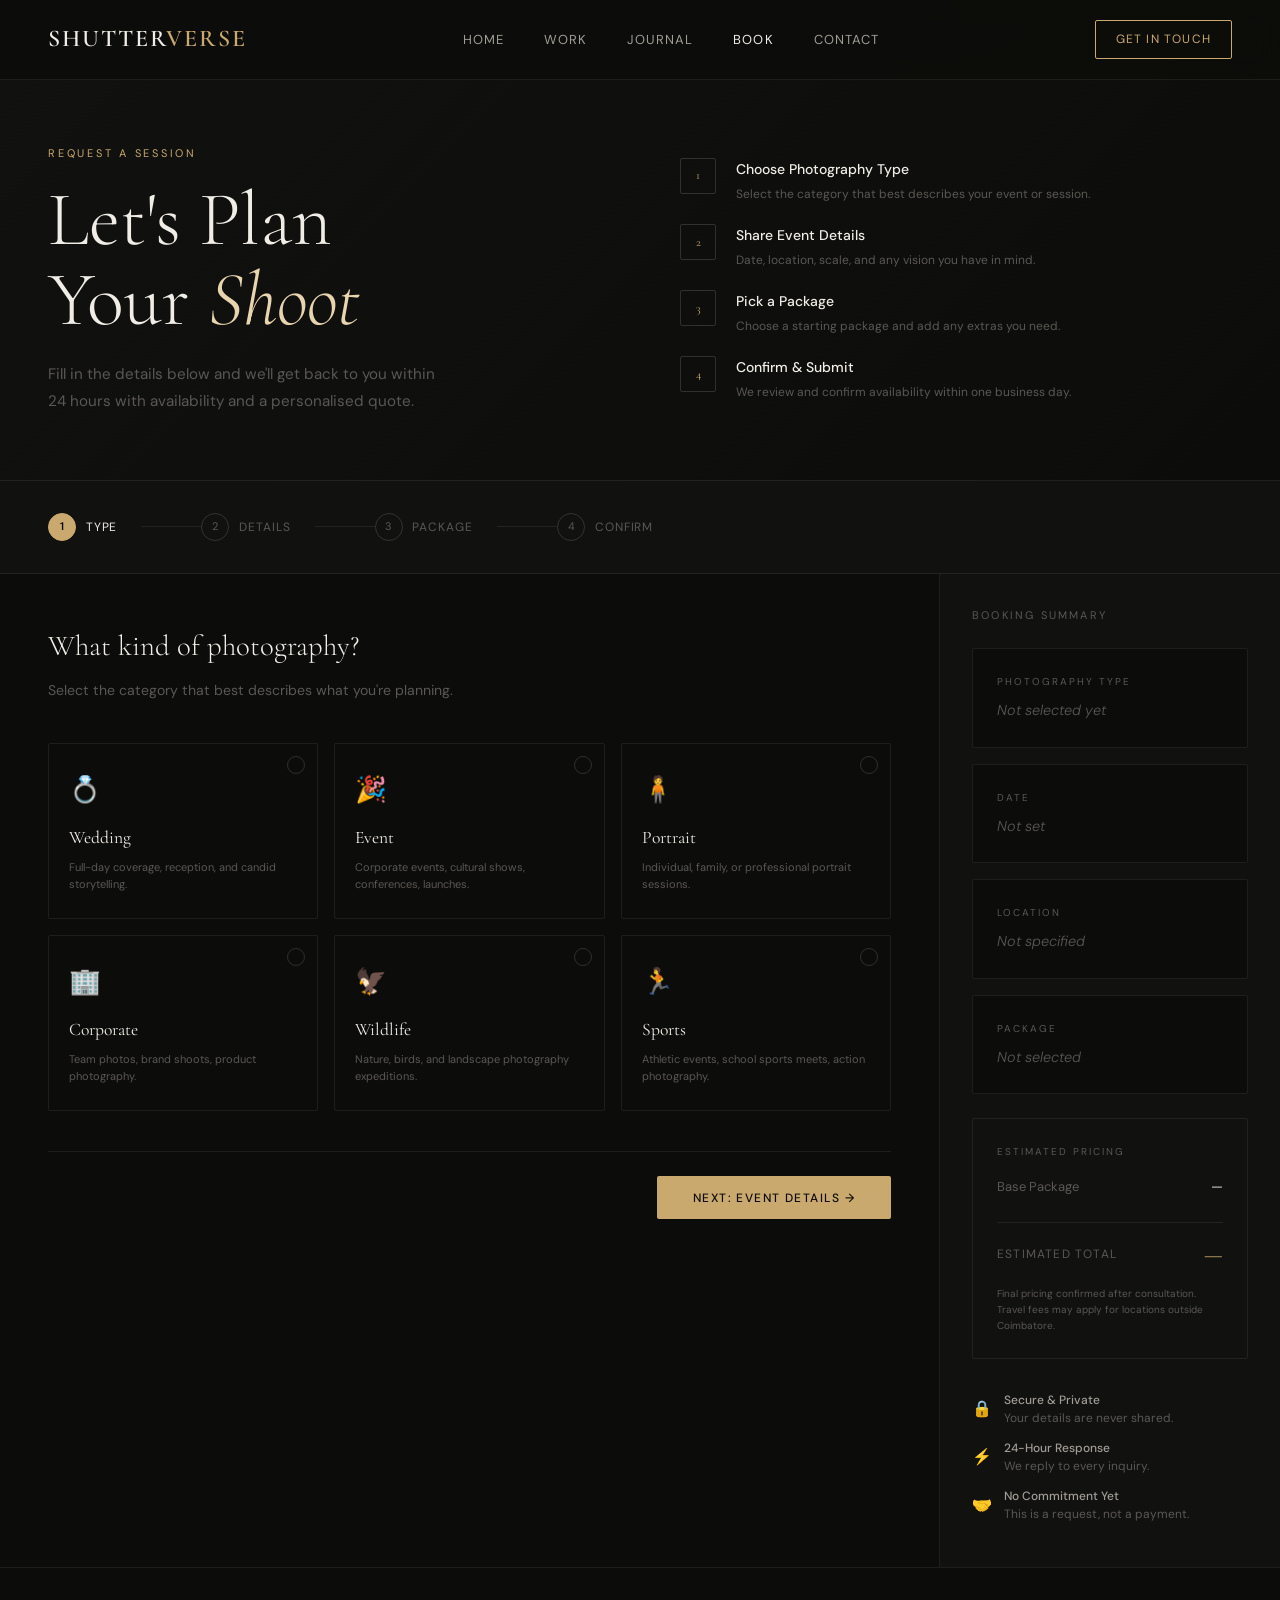
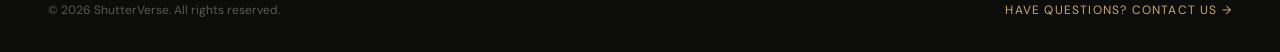
<file: files/booking.html>
<!DOCTYPE html>
<html lang="en">
<head>
<meta charset="UTF-8" />
<meta name="viewport" content="width=device-width, initial-scale=1.0" />
<title>Book a Session | ShutterVerse</title>
<link href="https://fonts.googleapis.com/css2?family=Cormorant+Garamond:ital,wght@0,300;0,400;0,600;1,300;1,400&family=DM+Sans:wght@300;400;500&display=swap" rel="stylesheet" />
<style>
  *, *::before, *::after { box-sizing: border-box; margin: 0; padding: 0; }
  :root {
    --bg: #0c0c0a; --bg2: #111110; --bg3: #161614;
    --fg: #f0ede6; --fg2: #a09d96; --fg3: #5a5854;
    --accent: #c9a96e; --accent2: #e8d5b0;
    --border: rgba(240,237,230,0.08); --border2: rgba(240,237,230,0.15);
    --selected: rgba(201,169,110,0.12);
  }
  body { background: var(--bg); color: var(--fg); font-family: 'DM Sans', sans-serif; font-size: 15px; line-height: 1.7; overflow-x: hidden; }

  /* NAV */
  nav { position: fixed; top: 0; left: 0; right: 0; z-index: 100; display: flex; align-items: center; justify-content: space-between; padding: 1.2rem 3rem; background: rgba(12,12,10,0.92); backdrop-filter: blur(12px); border-bottom: 1px solid var(--border); }
  .logo { font-family: 'Cormorant Garamond', serif; font-size: 1.5rem; font-weight: 600; color: var(--fg); text-decoration: none; }
  .logo span { color: var(--accent); }
  nav ul { display: flex; gap: 2.5rem; list-style: none; }
  nav a { color: var(--fg2); text-decoration: none; font-size: 13px; letter-spacing: 0.08em; text-transform: uppercase; transition: color 0.2s; }
  nav a:hover, nav a.active { color: var(--fg); }
  .nav-cta { border: 1px solid var(--accent); color: var(--accent) !important; padding: 0.5rem 1.25rem; border-radius: 2px; font-size: 12px; letter-spacing: 0.1em; transition: background 0.2s, color 0.2s; }
  .nav-cta:hover { background: var(--accent); color: var(--bg) !important; }

  /* HERO */
  .booking-hero { padding: 9rem 3rem 4rem; background: linear-gradient(135deg, var(--bg2) 0%, var(--bg) 100%); border-bottom: 1px solid var(--border); display: grid; grid-template-columns: 1fr 1fr; gap: 5rem; align-items: center; }
  .hero-left .eyebrow { font-size: 11px; letter-spacing: 0.25em; text-transform: uppercase; color: var(--accent); margin-bottom: 1rem; }
  .hero-left h1 { font-family: 'Cormorant Garamond', serif; font-size: clamp(2.8rem, 6vw, 5rem); font-weight: 300; line-height: 1.05; color: var(--fg); margin-bottom: 1.25rem; }
  .hero-left h1 em { font-style: italic; color: var(--accent2); }
  .hero-left p { color: var(--fg3); font-size: 0.95rem; max-width: 400px; line-height: 1.8; }
  .hero-steps { display: flex; flex-direction: column; gap: 1.25rem; }
  .step { display: flex; gap: 1.25rem; align-items: flex-start; }
  .step-num { width: 36px; height: 36px; border: 1px solid var(--border2); border-radius: 2px; display: flex; align-items: center; justify-content: center; font-size: 12px; font-family: 'Cormorant Garamond', serif; color: var(--accent); flex-shrink: 0; font-weight: 400; }
  .step-text h4 { font-size: 14px; color: var(--fg); font-weight: 500; margin-bottom: 0.2rem; }
  .step-text p { font-size: 12px; color: var(--fg3); line-height: 1.6; }

  /* PROGRESS STEPPER */
  .stepper { padding: 1.5rem 3rem; background: var(--bg2); border-bottom: 1px solid var(--border); display: flex; align-items: center; gap: 0; }
  .step-tab { display: flex; align-items: center; gap: 0.6rem; padding: 0.5rem 1.5rem 0.5rem 0; cursor: pointer; }
  .step-tab:first-child { padding-left: 0; }
  .step-circle { width: 28px; height: 28px; border-radius: 50%; border: 1px solid var(--border2); display: flex; align-items: center; justify-content: center; font-size: 11px; color: var(--fg3); transition: all 0.2s; flex-shrink: 0; }
  .step-tab.active .step-circle { background: var(--accent); border-color: var(--accent); color: var(--bg); font-weight: 600; }
  .step-tab.done .step-circle { background: rgba(201,169,110,0.15); border-color: var(--accent); color: var(--accent); }
  .step-tab-label { font-size: 12px; letter-spacing: 0.08em; text-transform: uppercase; color: var(--fg3); }
  .step-tab.active .step-tab-label { color: var(--fg); }
  .step-connector { flex: 1; height: 1px; background: var(--border); max-width: 60px; }

  /* MAIN BOOKING AREA */
  .booking-main { display: grid; grid-template-columns: 1fr 340px; gap: 0; min-height: 60vh; }

  /* FORM PANELS */
  .form-panel { padding: 3rem; border-right: 1px solid var(--border); }
  .panel-title { font-family: 'Cormorant Garamond', serif; font-size: 1.8rem; font-weight: 300; color: var(--fg); margin-bottom: 0.5rem; }
  .panel-sub { font-size: 0.88rem; color: var(--fg3); margin-bottom: 2.5rem; }

  /* STEP 1: TYPE CARDS */
  .type-grid { display: grid; grid-template-columns: repeat(3, 1fr); gap: 1rem; margin-bottom: 2.5rem; }
  .type-card { border: 1px solid var(--border); border-radius: 2px; padding: 1.5rem 1.25rem; cursor: pointer; transition: border-color 0.2s, background 0.2s; position: relative; }
  .type-card:hover { border-color: var(--border2); }
  .type-card.selected { border-color: var(--accent); background: var(--selected); }
  .type-card input[type="radio"] { position: absolute; opacity: 0; pointer-events: none; }
  .type-icon { font-size: 1.6rem; margin-bottom: 0.75rem; display: block; }
  .type-name { font-family: 'Cormorant Garamond', serif; font-size: 1.1rem; font-weight: 400; color: var(--fg); margin-bottom: 0.35rem; }
  .type-desc { font-size: 11px; color: var(--fg3); line-height: 1.6; }
  .type-check { position: absolute; top: 0.75rem; right: 0.75rem; width: 18px; height: 18px; border: 1px solid var(--border2); border-radius: 50%; display: flex; align-items: center; justify-content: center; font-size: 10px; color: transparent; transition: all 0.2s; }
  .type-card.selected .type-check { background: var(--accent); border-color: var(--accent); color: var(--bg); }

  /* STEP 2: EVENT DETAILS */
  .form-group { margin-bottom: 1.5rem; }
  .form-group label { display: block; font-size: 11px; letter-spacing: 0.18em; text-transform: uppercase; color: var(--fg3); margin-bottom: 0.6rem; }
  .form-group input,
  .form-group select,
  .form-group textarea {
    width: 100%; background: var(--bg2); border: 1px solid var(--border);
    border-radius: 2px; color: var(--fg); font-family: 'DM Sans', sans-serif;
    font-size: 14px; padding: 0.85rem 1rem; outline: none; transition: border-color 0.2s;
    appearance: none; -webkit-appearance: none;
  }
  .form-group select { background-image: url("data:image/svg+xml,%3Csvg xmlns='http://www.w3.org/2000/svg' width='12' height='8'%3E%3Cpath d='M0 0l6 8 6-8z' fill='%235a5854'/%3E%3C/svg%3E"); background-repeat: no-repeat; background-position: right 1rem center; cursor: pointer; }
  .form-group input:focus, .form-group select:focus, .form-group textarea:focus { border-color: var(--accent); }
  .form-group input::placeholder, .form-group textarea::placeholder { color: var(--fg3); }
  .form-group textarea { resize: vertical; min-height: 100px; }
  .form-row-2 { display: grid; grid-template-columns: 1fr 1fr; gap: 1.25rem; }

  /* PACKAGE CARDS */
  .package-grid { display: grid; grid-template-columns: repeat(3, 1fr); gap: 1rem; margin-bottom: 2rem; }
  .pkg-card { border: 1px solid var(--border); border-radius: 2px; padding: 1.75rem 1.5rem; cursor: pointer; transition: border-color 0.2s, background 0.2s; position: relative; }
  .pkg-card:hover { border-color: var(--border2); }
  .pkg-card.selected { border-color: var(--accent); background: var(--selected); }
  .pkg-badge { font-size: 9px; letter-spacing: 0.2em; text-transform: uppercase; color: var(--accent); background: rgba(201,169,110,0.1); padding: 2px 8px; border-radius: 1px; display: inline-block; margin-bottom: 0.75rem; }
  .pkg-name { font-family: 'Cormorant Garamond', serif; font-size: 1.2rem; font-weight: 400; color: var(--fg); margin-bottom: 0.25rem; }
  .pkg-price { font-family: 'Cormorant Garamond', serif; font-size: 1.6rem; font-weight: 300; color: var(--accent); line-height: 1; margin-bottom: 1rem; }
  .pkg-price small { font-size: 0.75rem; color: var(--fg3); font-family: 'DM Sans', sans-serif; }
  .pkg-features { list-style: none; }
  .pkg-features li { font-size: 12px; color: var(--fg3); margin-bottom: 0.4rem; padding-left: 1rem; position: relative; }
  .pkg-features li::before { content: '✓'; position: absolute; left: 0; color: var(--accent); font-size: 10px; top: 1px; }

  /* ADDON TOGGLES */
  .addon-list { display: flex; flex-direction: column; gap: 0.75rem; margin-bottom: 2rem; }
  .addon-item { display: flex; justify-content: space-between; align-items: center; padding: 1rem 1.25rem; border: 1px solid var(--border); border-radius: 2px; cursor: pointer; transition: border-color 0.2s, background 0.2s; }
  .addon-item:hover { border-color: var(--border2); }
  .addon-item.selected { border-color: var(--accent); background: var(--selected); }
  .addon-left { display: flex; gap: 0.75rem; align-items: center; }
  .addon-icon { font-size: 1.1rem; }
  .addon-text h4 { font-size: 13px; color: var(--fg); font-weight: 500; }
  .addon-text p { font-size: 11px; color: var(--fg3); }
  .addon-price { font-size: 13px; color: var(--accent); font-family: 'Cormorant Garamond', serif; font-weight: 300; }
  .addon-check { width: 20px; height: 20px; border: 1px solid var(--border2); border-radius: 2px; display: flex; align-items: center; justify-content: center; font-size: 11px; color: transparent; transition: all 0.2s; margin-left: 1rem; flex-shrink: 0; }
  .addon-item.selected .addon-check { background: var(--accent); border-color: var(--accent); color: var(--bg); }

  /* STEP NAVIGATION */
  .step-nav { display: flex; justify-content: space-between; align-items: center; margin-top: 2rem; padding-top: 1.5rem; border-top: 1px solid var(--border); }
  .btn-back { background: none; border: 1px solid var(--border); color: var(--fg3); padding: 0.85rem 1.75rem; border-radius: 2px; font-size: 12px; letter-spacing: 0.1em; text-transform: uppercase; font-family: 'DM Sans', sans-serif; cursor: pointer; transition: all 0.2s; }
  .btn-back:hover { border-color: var(--border2); color: var(--fg); }
  .btn-next { background: var(--accent); color: var(--bg); border: none; padding: 0.85rem 2.25rem; border-radius: 2px; font-size: 12px; letter-spacing: 0.12em; text-transform: uppercase; font-family: 'DM Sans', sans-serif; font-weight: 500; cursor: pointer; transition: background 0.2s, transform 0.15s; }
  .btn-next:hover { background: var(--accent2); transform: translateY(-1px); }

  /* SIDEBAR SUMMARY */
  .booking-sidebar { padding: 2rem 2rem; background: var(--bg2); }
  .sidebar-title { font-size: 11px; letter-spacing: 0.2em; text-transform: uppercase; color: var(--fg3); margin-bottom: 1.5rem; }
  .summary-card { border: 1px solid var(--border); border-radius: 2px; padding: 1.5rem; margin-bottom: 1rem; background: var(--bg); }
  .summary-label { font-size: 10px; letter-spacing: 0.2em; text-transform: uppercase; color: var(--fg3); margin-bottom: 0.5rem; }
  .summary-value { font-family: 'Cormorant Garamond', serif; font-size: 1.1rem; color: var(--fg); font-weight: 300; }
  .summary-value.placeholder { color: var(--fg3); font-style: italic; font-size: 0.9rem; font-family: 'DM Sans', sans-serif; }
  .price-breakdown { border: 1px solid var(--border); border-radius: 2px; padding: 1.5rem; margin-top: 1.5rem; }
  .price-row { display: flex; justify-content: space-between; align-items: center; margin-bottom: 0.75rem; font-size: 13px; }
  .price-row span { color: var(--fg3); }
  .price-row strong { color: var(--fg2); }
  .price-total { display: flex; justify-content: space-between; align-items: center; margin-top: 0.75rem; padding-top: 0.75rem; border-top: 1px solid var(--border); }
  .price-total span { font-size: 12px; letter-spacing: 0.1em; text-transform: uppercase; color: var(--fg3); }
  .price-total strong { font-family: 'Cormorant Garamond', serif; font-size: 1.4rem; color: var(--accent); font-weight: 300; }
  .trust-badges { margin-top: 1.5rem; }
  .trust-item { display: flex; gap: 0.75rem; align-items: center; margin-bottom: 0.75rem; }
  .trust-icon { font-size: 1rem; }
  .trust-text { font-size: 12px; color: var(--fg3); line-height: 1.5; }
  .trust-text strong { color: var(--fg2); font-weight: 500; display: block; }

  /* SUCCESS STATE */
  .success-panel { display: none; text-align: center; padding: 4rem 3rem; }
  .success-icon { font-size: 3rem; margin-bottom: 1.5rem; }
  .success-panel h2 { font-family: 'Cormorant Garamond', serif; font-size: 2.5rem; font-weight: 300; color: var(--fg); margin-bottom: 1rem; }
  .success-panel h2 em { font-style: italic; color: var(--accent2); }
  .success-panel p { color: var(--fg3); max-width: 450px; margin: 0 auto 2rem; font-size: 0.95rem; line-height: 1.8; }

  /* HIDDEN STEPS */
  .step-content { display: none; }
  .step-content.active { display: block; }

  footer { background: var(--bg); border-top: 1px solid var(--border); padding: 2rem 3rem; display: flex; justify-content: space-between; align-items: center; font-size: 12px; color: var(--fg3); }

  @media (max-width: 900px) {
    nav ul { display: none; }
    nav { padding: 1rem 1.5rem; }
    .booking-hero { grid-template-columns: 1fr; gap: 2rem; padding: 8rem 1.5rem 3rem; }
    .booking-main { grid-template-columns: 1fr; }
    .booking-sidebar { border-top: 1px solid var(--border); }
    .form-panel { padding: 2rem 1.5rem; }
    .type-grid { grid-template-columns: repeat(2, 1fr); }
    .package-grid { grid-template-columns: 1fr; }
    .form-row-2 { grid-template-columns: 1fr; }
    .stepper { padding: 1rem 1.5rem; overflow-x: auto; }
  }
</style>
</head>
<body>

<nav>
  <a href="index.html" class="logo">Shutter<span>Verse</span></a>
  <ul>
    <li><a href="index.html">Home</a></li>
    <li><a href="work.html">Work</a></li>
    <li><a href="articles.html">Journal</a></li>
    <li><a href="booking.html" class="active">Book</a></li>
    <li><a href="contact.html">Contact</a></li>
  </ul>
  <a href="contact.html" class="nav-cta">Get in Touch</a>
</nav>

<!-- HERO -->
<div class="booking-hero">
  <div class="hero-left">
    <p class="eyebrow">Request a Session</p>
    <h1>Let's Plan<br>Your <em>Shoot</em></h1>
    <p>Fill in the details below and we'll get back to you within 24 hours with availability and a personalised quote.</p>
  </div>
  <div class="hero-steps">
    <div class="step">
      <div class="step-num">1</div>
      <div class="step-text"><h4>Choose Photography Type</h4><p>Select the category that best describes your event or session.</p></div>
    </div>
    <div class="step">
      <div class="step-num">2</div>
      <div class="step-text"><h4>Share Event Details</h4><p>Date, location, scale, and any vision you have in mind.</p></div>
    </div>
    <div class="step">
      <div class="step-num">3</div>
      <div class="step-text"><h4>Pick a Package</h4><p>Choose a starting package and add any extras you need.</p></div>
    </div>
    <div class="step">
      <div class="step-num">4</div>
      <div class="step-text"><h4>Confirm & Submit</h4><p>We review and confirm availability within one business day.</p></div>
    </div>
  </div>
</div>

<!-- STEPPER -->
<div class="stepper">
  <div class="step-tab active" id="tab-1" onclick="goToStep(1)">
    <div class="step-circle">1</div>
    <span class="step-tab-label">Type</span>
  </div>
  <div class="step-connector"></div>
  <div class="step-tab" id="tab-2" onclick="goToStep(2)">
    <div class="step-circle">2</div>
    <span class="step-tab-label">Details</span>
  </div>
  <div class="step-connector"></div>
  <div class="step-tab" id="tab-3" onclick="goToStep(3)">
    <div class="step-circle">3</div>
    <span class="step-tab-label">Package</span>
  </div>
  <div class="step-connector"></div>
  <div class="step-tab" id="tab-4" onclick="goToStep(4)">
    <div class="step-circle">4</div>
    <span class="step-tab-label">Confirm</span>
  </div>
</div>

<div class="booking-main">
  <!-- FORM -->
  <div class="form-panel">

    <!-- STEP 1: TYPE -->
    <div class="step-content active" id="step-1">
      <h2 class="panel-title">What kind of photography?</h2>
      <p class="panel-sub">Select the category that best describes what you're planning.</p>
      <div class="type-grid">
        <div class="type-card" onclick="selectType(this, 'Wedding')">
          <input type="radio" name="type" value="Wedding" />
          <span class="type-icon">💍</span>
          <span class="type-check">✓</span>
          <p class="type-name">Wedding</p>
          <p class="type-desc">Full-day coverage, reception, and candid storytelling.</p>
        </div>
        <div class="type-card" onclick="selectType(this, 'Event')">
          <input type="radio" name="type" value="Event" />
          <span class="type-icon">🎉</span>
          <span class="type-check">✓</span>
          <p class="type-name">Event</p>
          <p class="type-desc">Corporate events, cultural shows, conferences, launches.</p>
        </div>
        <div class="type-card" onclick="selectType(this, 'Portrait')">
          <input type="radio" name="type" value="Portrait" />
          <span class="type-icon">🧍</span>
          <span class="type-check">✓</span>
          <p class="type-name">Portrait</p>
          <p class="type-desc">Individual, family, or professional portrait sessions.</p>
        </div>
        <div class="type-card" onclick="selectType(this, 'Corporate')">
          <input type="radio" name="type" value="Corporate" />
          <span class="type-icon">🏢</span>
          <span class="type-check">✓</span>
          <p class="type-name">Corporate</p>
          <p class="type-desc">Team photos, brand shoots, product photography.</p>
        </div>
        <div class="type-card" onclick="selectType(this, 'Wildlife')">
          <input type="radio" name="type" value="Wildlife" />
          <span class="type-icon">🦅</span>
          <span class="type-check">✓</span>
          <p class="type-name">Wildlife</p>
          <p class="type-desc">Nature, birds, and landscape photography expeditions.</p>
        </div>
        <div class="type-card" onclick="selectType(this, 'Sports')">
          <input type="radio" name="type" value="Sports" />
          <span class="type-icon">🏃</span>
          <span class="type-check">✓</span>
          <p class="type-name">Sports</p>
          <p class="type-desc">Athletic events, school sports meets, action photography.</p>
        </div>
      </div>
      <div class="step-nav">
        <span></span>
        <button class="btn-next" onclick="goToStep(2)">Next: Event Details →</button>
      </div>
    </div>

    <!-- STEP 2: EVENT DETAILS -->
    <div class="step-content" id="step-2">
      <h2 class="panel-title">Tell us about the event</h2>
      <p class="panel-sub">The more detail you share, the better we can prepare.</p>
      <div class="form-row-2">
        <div class="form-group">
          <label>Your Full Name *</label>
          <input type="text" placeholder="Priya Mehta" id="b-name" oninput="updateSummary()" required />
        </div>
        <div class="form-group">
          <label>Phone / WhatsApp *</label>
          <input type="tel" placeholder="+91 98765 43210" id="b-phone" required />
        </div>
      </div>
      <div class="form-group">
        <label>Email Address *</label>
        <input type="email" placeholder="priya@example.com" id="b-email" required />
      </div>
      <div class="form-row-2">
        <div class="form-group">
          <label>Event Date *</label>
          <input type="date" id="b-date" oninput="updateSummary()" required />
        </div>
        <div class="form-group">
          <label>Event Duration</label>
          <select id="b-duration" oninput="updateSummary()">
            <option value="">Select…</option>
            <option>2–3 Hours</option>
            <option>Half Day (4–5 Hours)</option>
            <option>Full Day (6–8 Hours)</option>
            <option>Multi-Day</option>
          </select>
        </div>
      </div>
      <div class="form-row-2">
        <div class="form-group">
          <label>Venue / Location *</label>
          <input type="text" placeholder="Venue name or city" id="b-location" oninput="updateSummary()" required />
        </div>
        <div class="form-group">
          <label>Expected Guests / Subjects</label>
          <select id="b-guests">
            <option value="">Select range…</option>
            <option>1–10</option>
            <option>10–50</option>
            <option>50–200</option>
            <option>200–500</option>
            <option>500+</option>
          </select>
        </div>
      </div>
      <div class="form-group">
        <label>Indoor / Outdoor</label>
        <select id="b-venue-type">
          <option value="">Select…</option>
          <option>Fully Indoor</option>
          <option>Fully Outdoor</option>
          <option>Mix of Both</option>
        </select>
      </div>
      <div class="form-group">
        <label>Vision & Special Requests</label>
        <textarea placeholder="Describe any mood, style references, must-capture moments, or anything specific you'd like us to know…" id="b-notes"></textarea>
      </div>
      <div class="form-group">
        <label>How did you find us?</label>
        <select>
          <option value="">Select…</option>
          <option>Instagram</option>
          <option>Word of Mouth</option>
          <option>Google Search</option>
          <option>Facebook</option>
          <option>Previous Client</option>
          <option>Other</option>
        </select>
      </div>
      <div class="step-nav">
        <button class="btn-back" onclick="goToStep(1)">← Back</button>
        <button class="btn-next" onclick="goToStep(3)">Next: Choose Package →</button>
      </div>
    </div>

    <!-- STEP 3: PACKAGE -->
    <div class="step-content" id="step-3">
      <h2 class="panel-title">Choose your package</h2>
      <p class="panel-sub">All packages include professional editing and an online gallery. Prices are starting points — final quote after consultation.</p>
      <div class="package-grid">
        <div class="pkg-card" onclick="selectPkg(this, 'Essential', '₹8,000')">
          <span class="pkg-badge">Starter</span>
          <p class="pkg-name">Essential</p>
          <p class="pkg-price">₹8,000 <small>starting</small></p>
          <ul class="pkg-features">
            <li>Up to 3 hours</li>
            <li>100+ edited photos</li>
            <li>Online gallery</li>
            <li>1 photographer</li>
            <li>7-day delivery</li>
          </ul>
        </div>
        <div class="pkg-card" onclick="selectPkg(this, 'Classic', '₹15,000')" style="border-color:rgba(201,169,110,0.3);">
          <span class="pkg-badge" style="background:rgba(201,169,110,0.18);">Popular</span>
          <p class="pkg-name">Classic</p>
          <p class="pkg-price">₹15,000 <small>starting</small></p>
          <ul class="pkg-features">
            <li>Up to 6 hours</li>
            <li>250+ edited photos</li>
            <li>Online gallery + USB</li>
            <li>1 photographer + assistant</li>
            <li>5-day delivery</li>
          </ul>
        </div>
        <div class="pkg-card" onclick="selectPkg(this, 'Premium', '₹28,000')">
          <span class="pkg-badge">Full Day</span>
          <p class="pkg-name">Premium</p>
          <p class="pkg-price">₹28,000 <small>starting</small></p>
          <ul class="pkg-features">
            <li>Full day (8+ hours)</li>
            <li>500+ edited photos</li>
            <li>Highlights video</li>
            <li>2 photographers</li>
            <li>3-day delivery</li>
          </ul>
        </div>
      </div>

      <h3 style="font-family:'Cormorant Garamond',serif;font-size:1.3rem;font-weight:300;color:var(--fg);margin-bottom:0.5rem;">Add-ons</h3>
      <p style="font-size:0.85rem;color:var(--fg3);margin-bottom:1.25rem;">Enhance your package with these optional additions.</p>
      <div class="addon-list">
        <div class="addon-item" onclick="toggleAddon(this, 'Drone / Aerial', '₹4,000')">
          <div class="addon-left">
            <span class="addon-icon">🚁</span>
            <div class="addon-text"><h4>Drone / Aerial Photography</h4><p>Cinematic overhead shots of the venue and event</p></div>
          </div>
          <div style="display:flex;align-items:center;gap:1rem;">
            <span class="addon-price">+₹4,000</span>
            <div class="addon-check">✓</div>
          </div>
        </div>
        <div class="addon-item" onclick="toggleAddon(this, 'Highlight Reel', '₹5,000')">
          <div class="addon-left">
            <span class="addon-icon">🎬</span>
            <div class="addon-text"><h4>Highlight Reel (2–3 min video)</h4><p>Cinematic short film of the event with music</p></div>
          </div>
          <div style="display:flex;align-items:center;gap:1rem;">
            <span class="addon-price">+₹5,000</span>
            <div class="addon-check">✓</div>
          </div>
        </div>
        <div class="addon-item" onclick="toggleAddon(this, 'Printed Album', '₹3,500')">
          <div class="addon-left">
            <span class="addon-icon">📖</span>
            <div class="addon-text"><h4>Printed Photo Album</h4><p>30-page premium hardbound album (A4 size)</p></div>
          </div>
          <div style="display:flex;align-items:center;gap:1rem;">
            <span class="addon-price">+₹3,500</span>
            <div class="addon-check">✓</div>
          </div>
        </div>
        <div class="addon-item" onclick="toggleAddon(this, 'Same-Day Preview', '₹2,000')">
          <div class="addon-left">
            <span class="addon-icon">⚡</span>
            <div class="addon-text"><h4>Same-Day Preview Gallery</h4><p>10–15 quick-edited photos shared within hours of the event</p></div>
          </div>
          <div style="display:flex;align-items:center;gap:1rem;">
            <span class="addon-price">+₹2,000</span>
            <div class="addon-check">✓</div>
          </div>
        </div>
      </div>

      <div class="step-nav">
        <button class="btn-back" onclick="goToStep(2)">← Back</button>
        <button class="btn-next" onclick="goToStep(4)">Next: Review & Confirm →</button>
      </div>
    </div>

    <!-- STEP 4: CONFIRM -->
    <div class="step-content" id="step-4">
      <h2 class="panel-title">Review & confirm</h2>
      <p class="panel-sub">Check all details before submitting. We'll be in touch within 24 hours to confirm availability.</p>

      <div style="background:var(--bg2);border:1px solid var(--border);border-radius:2px;padding:1.75rem;margin-bottom:1.5rem;">
        <p style="font-size:11px;letter-spacing:0.2em;text-transform:uppercase;color:var(--fg3);margin-bottom:1.25rem;">Your Booking Summary</p>
        <div style="display:grid;grid-template-columns:1fr 1fr;gap:1rem;">
          <div><p style="font-size:10px;letter-spacing:0.15em;text-transform:uppercase;color:var(--fg3);margin-bottom:0.3rem;">Photography Type</p><p id="confirm-type" style="font-family:'Cormorant Garamond',serif;font-size:1.1rem;color:var(--fg);">—</p></div>
          <div><p style="font-size:10px;letter-spacing:0.15em;text-transform:uppercase;color:var(--fg3);margin-bottom:0.3rem;">Package</p><p id="confirm-pkg" style="font-family:'Cormorant Garamond',serif;font-size:1.1rem;color:var(--fg);">—</p></div>
          <div><p style="font-size:10px;letter-spacing:0.15em;text-transform:uppercase;color:var(--fg3);margin-bottom:0.3rem;">Date</p><p id="confirm-date" style="font-size:0.95rem;color:var(--fg2);">—</p></div>
          <div><p style="font-size:10px;letter-spacing:0.15em;text-transform:uppercase;color:var(--fg3);margin-bottom:0.3rem;">Location</p><p id="confirm-location" style="font-size:0.95rem;color:var(--fg2);">—</p></div>
          <div><p style="font-size:10px;letter-spacing:0.15em;text-transform:uppercase;color:var(--fg3);margin-bottom:0.3rem;">Your Name</p><p id="confirm-name" style="font-size:0.95rem;color:var(--fg2);">—</p></div>
          <div><p style="font-size:10px;letter-spacing:0.15em;text-transform:uppercase;color:var(--fg3);margin-bottom:0.3rem;">Add-ons</p><p id="confirm-addons" style="font-size:0.9rem;color:var(--fg3);">None selected</p></div>
        </div>
      </div>

      <div class="form-group">
        <label>Anything else to add?</label>
        <textarea placeholder="Final notes, questions, or special instructions…" style="min-height:80px;"></textarea>
      </div>

      <div style="display:flex;gap:0.75rem;align-items:flex-start;margin-bottom:1.5rem;">
        <input type="checkbox" id="terms" style="width:16px;height:16px;margin-top:2px;accent-color:var(--accent);flex-shrink:0;cursor:pointer;" required />
        <label for="terms" style="font-size:13px;color:var(--fg3);cursor:pointer;">I understand this is an availability request, not a confirmed booking. Final confirmation and invoice will follow after ShutterVerse reviews the details.</label>
      </div>

      <div class="step-nav">
        <button class="btn-back" onclick="goToStep(3)">← Back</button>
        <button class="btn-next" onclick="submitBooking()">Submit Request ✓</button>
      </div>
    </div>

    <!-- SUCCESS -->
    <div class="success-panel" id="success-panel">
      <div class="success-icon">📸</div>
      <h2>Request <em>Received!</em></h2>
      <p>Thank you for reaching out. We've received your booking request and will review it shortly. Expect a personal reply within 24 hours with availability confirmation and next steps.</p>
      <a href="index.html" style="display:inline-block;background:var(--accent);color:var(--bg);padding:0.9rem 2rem;border-radius:2px;font-size:12px;letter-spacing:0.1em;text-transform:uppercase;text-decoration:none;font-family:'DM Sans',sans-serif;font-weight:500;">Back to Home</a>
    </div>

  </div>

  <!-- SIDEBAR -->
  <div class="booking-sidebar">
    <p class="sidebar-title">Booking Summary</p>

    <div class="summary-card">
      <p class="summary-label">Photography Type</p>
      <p class="summary-value placeholder" id="sum-type">Not selected yet</p>
    </div>
    <div class="summary-card">
      <p class="summary-label">Date</p>
      <p class="summary-value placeholder" id="sum-date">Not set</p>
    </div>
    <div class="summary-card">
      <p class="summary-label">Location</p>
      <p class="summary-value placeholder" id="sum-loc">Not specified</p>
    </div>
    <div class="summary-card">
      <p class="summary-label">Package</p>
      <p class="summary-value placeholder" id="sum-pkg">Not selected</p>
    </div>

    <div class="price-breakdown">
      <p style="font-size:10px;letter-spacing:0.2em;text-transform:uppercase;color:var(--fg3);margin-bottom:1rem;">Estimated Pricing</p>
      <div class="price-row"><span>Base Package</span><strong id="price-base">—</strong></div>
      <div class="price-row" id="addon-rows"></div>
      <div class="price-total"><span>Estimated Total</span><strong id="price-total">—</strong></div>
      <p style="font-size:10px;color:var(--fg3);margin-top:0.75rem;line-height:1.6;">Final pricing confirmed after consultation. Travel fees may apply for locations outside Coimbatore.</p>
    </div>

    <div class="trust-badges" style="margin-top:2rem;">
      <div class="trust-item"><span class="trust-icon">🔒</span><div class="trust-text"><strong>Secure & Private</strong>Your details are never shared.</div></div>
      <div class="trust-item"><span class="trust-icon">⚡</span><div class="trust-text"><strong>24-Hour Response</strong>We reply to every inquiry.</div></div>
      <div class="trust-item"><span class="trust-icon">🤝</span><div class="trust-text"><strong>No Commitment Yet</strong>This is a request, not a payment.</div></div>
    </div>
  </div>
</div>

<footer>
  <span>© 2026 ShutterVerse. All rights reserved.</span>
  <a href="contact.html" style="color:var(--accent);text-decoration:none;font-size:12px;letter-spacing:0.1em;text-transform:uppercase;">Have questions? Contact us →</a>
</footer>

<script>
  let currentStep = 1;
  let selectedType = '';
  let selectedPkg = '';
  let selectedPkgPrice = 0;
  let addons = [];
  let addonTotal = 0;
  const pkgPrices = { 'Essential': 8000, 'Classic': 15000, 'Premium': 28000 };
  const addonPrices = { 'Drone / Aerial': 4000, 'Highlight Reel': 5000, 'Printed Album': 3500, 'Same-Day Preview': 2000 };

  function goToStep(n) {
    document.querySelectorAll('.step-content').forEach(el => el.classList.remove('active'));
    document.querySelectorAll('.step-tab').forEach((t, i) => {
      t.classList.remove('active', 'done');
      if (i + 1 < n) t.classList.add('done');
      if (i + 1 === n) t.classList.add('active');
    });
    const el = document.getElementById('step-' + n);
    if (el) { el.classList.add('active'); currentStep = n; }
    window.scrollTo({ top: document.querySelector('.stepper').offsetTop - 80, behavior: 'smooth' });
    updateConfirm();
  }

  function selectType(card, type) {
    document.querySelectorAll('.type-card').forEach(c => c.classList.remove('selected'));
    card.classList.add('selected');
    selectedType = type;
    document.getElementById('sum-type').textContent = type;
    document.getElementById('sum-type').classList.remove('placeholder');
  }

  function selectPkg(card, name, price) {
    document.querySelectorAll('.pkg-card').forEach(c => c.classList.remove('selected'));
    card.classList.add('selected');
    selectedPkg = name;
    selectedPkgPrice = pkgPrices[name] || 0;
    document.getElementById('sum-pkg').textContent = name + ' — ' + price;
    document.getElementById('sum-pkg').classList.remove('placeholder');
    document.getElementById('price-base').textContent = price;
    updateTotal();
  }

  function toggleAddon(item, name, price) {
    item.classList.toggle('selected');
    const priceNum = addonPrices[name] || 0;
    if (item.classList.contains('selected')) {
      addons.push(name);
      addonTotal += priceNum;
    } else {
      addons = addons.filter(a => a !== name);
      addonTotal -= priceNum;
    }
    updateTotal();
  }

  function updateTotal() {
    const total = selectedPkgPrice + addonTotal;
    document.getElementById('price-total').textContent = total > 0 ? '₹' + total.toLocaleString('en-IN') : '—';
    // Addon rows
    const row = document.getElementById('addon-rows');
    row.innerHTML = addons.map(a => `<div class="price-row"><span>${a}</span><strong>+₹${addonPrices[a]?.toLocaleString('en-IN')}</strong></div>`).join('');
  }

  function updateSummary() {
    const date = document.getElementById('b-date').value;
    const loc = document.getElementById('b-location').value;
    if (date) {
      const d = new Date(date);
      document.getElementById('sum-date').textContent = d.toLocaleDateString('en-IN', { day:'numeric', month:'long', year:'numeric' });
      document.getElementById('sum-date').classList.remove('placeholder');
    }
    if (loc) {
      document.getElementById('sum-loc').textContent = loc;
      document.getElementById('sum-loc').classList.remove('placeholder');
    }
  }

  function updateConfirm() {
    document.getElementById('confirm-type').textContent = selectedType || '—';
    document.getElementById('confirm-pkg').textContent = selectedPkg || '—';
    const d = document.getElementById('b-date')?.value;
    document.getElementById('confirm-date').textContent = d ? new Date(d).toLocaleDateString('en-IN', {day:'numeric',month:'long',year:'numeric'}) : '—';
    document.getElementById('confirm-location').textContent = document.getElementById('b-location')?.value || '—';
    document.getElementById('confirm-name').textContent = document.getElementById('b-name')?.value || '—';
    document.getElementById('confirm-addons').textContent = addons.length ? addons.join(', ') : 'None selected';
  }

  function submitBooking() {
    if (!document.getElementById('terms').checked) {
      alert('Please confirm the terms before submitting.');
      return;
    }
    // Build mailto
    const name = document.getElementById('b-name').value;
    const email = document.getElementById('b-email').value;
    const phone = document.getElementById('b-phone').value;
    const date = document.getElementById('b-date').value;
    const loc = document.getElementById('b-location').value;
    const dur = document.getElementById('b-duration').value;
    const notes = document.getElementById('b-notes').value;

    const body = `BOOKING REQUEST — ShutterVerse

Photography Type: ${selectedType}
Package: ${selectedPkg}
Add-ons: ${addons.join(', ') || 'None'}
Estimated Total: ₹${(selectedPkgPrice + addonTotal).toLocaleString('en-IN')}

Name: ${name}
Phone: ${phone}
Email: ${email}
Date: ${date}
Location: ${loc}
Duration: ${dur}

Notes:
${notes}`;

    window.location.href = `mailto:hello@shutterverse.in?subject=${encodeURIComponent('Booking Request – ' + selectedType + ' – ' + name)}&body=${encodeURIComponent(body)}`;

    // Show success
    document.querySelectorAll('.step-content').forEach(el => el.classList.remove('active'));
    document.querySelector('.stepper').style.display = 'none';
    document.getElementById('success-panel').style.display = 'block';
  }

  window.addEventListener('scroll', () => {
    document.querySelector('nav').style.background = window.scrollY > 40 ? 'rgba(12,12,10,0.98)' : 'rgba(12,12,10,0.92)';
  });
</script>
</body>
</html>
</file>
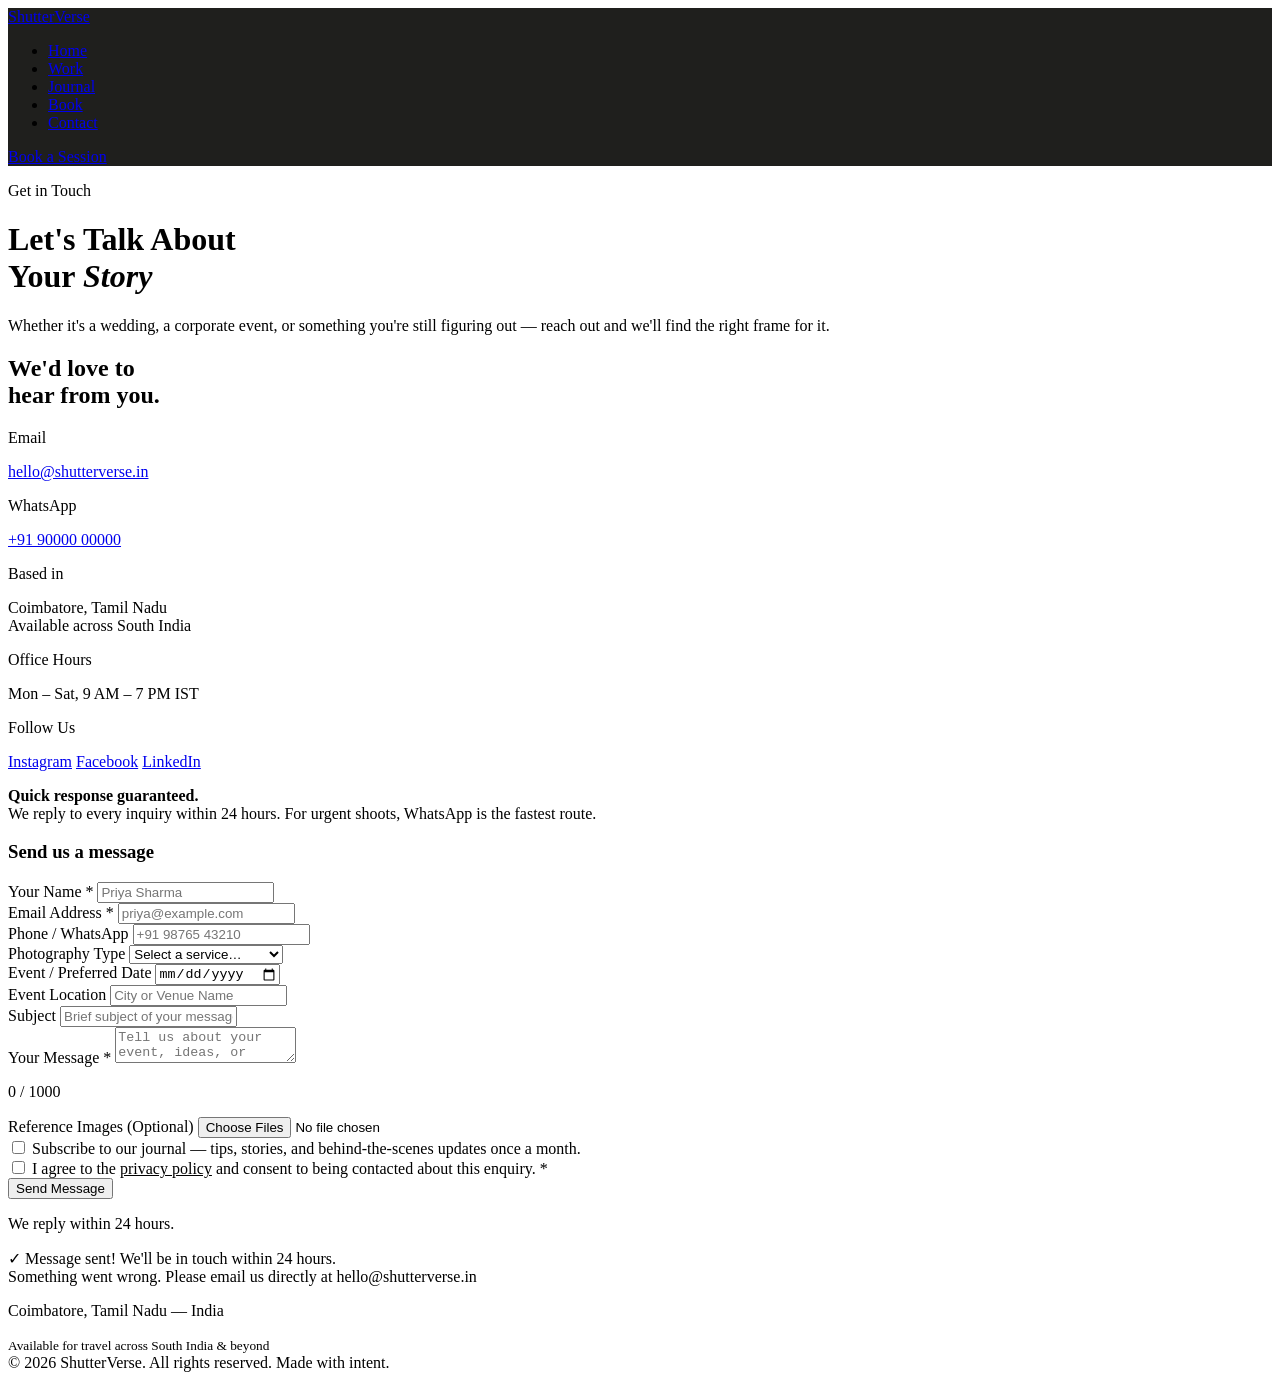
<file: files/contact.html>
<!DOCTYPE html>
<html lang="en">
<head>
<meta charset="UTF-8" />
<meta name="viewport" content="width=device-width, initial-scale=1.0" />
<title>Contact | ShutterVerse</title>
<link href="https://fonts.googleapis.com/css2?family=Cormorant+Garamond:ital,wght@0,300;0,400;0,600;1,300;1,400&family=DM+Sans:wght@300;400;500&display=swap" rel="stylesheet" />

</head>
<body>

<nav>
  <a href="index.html" class="logo">Shutter<span>Verse</span></a>
  <ul>
    <li><a href="index.html">Home</a></li>
    <li><a href="work.html">Work</a></li>
    <li><a href="articles.html">Journal</a></li>
    <li><a href="booking.html">Book</a></li>
    <li><a href="contact.html" class="active">Contact</a></li>
  </ul>
  <a href="booking.html" class="nav-cta">Book a Session</a>
</nav>

<div class="page-header">
  <p class="page-eyebrow">Get in Touch</p>
  <h1 class="page-title">Let's Talk About<br>Your <em>Story</em></h1>
  <p class="page-sub">Whether it's a wedding, a corporate event, or something you're still figuring out — reach out and we'll find the right frame for it.</p>
</div>

<div class="contact-layout">
  <!-- LEFT: INFO -->
  <div class="contact-info">
    <h2>We'd love to<br>hear from you.</h2>
    <div class="info-item">
      <p class="info-label">Email</p>
      <p class="info-value"><a href="mailto:hello@shutterverse.in">hello@shutterverse.in</a></p>
    </div>
    <div class="info-item">
      <p class="info-label">WhatsApp</p>
      <p class="info-value"><a href="https://wa.me/919000000000">+91 90000 00000</a></p>
    </div>
    <div class="info-item">
      <p class="info-label">Based in</p>
      <p class="info-value">Coimbatore, Tamil Nadu<br>Available across South India</p>
    </div>
    <div class="info-item">
      <p class="info-label">Office Hours</p>
      <p class="info-value">Mon – Sat, 9 AM – 7 PM IST</p>
    </div>
    <div class="divider"></div>
    <div class="info-item">
      <p class="info-label">Follow Us</p>
      <div class="social-row">
        <a href="#">Instagram</a>
        <a href="#">Facebook</a>
        <a href="#">LinkedIn</a>
      </div>
    </div>
    <div class="response-note">
      <p><strong>Quick response guaranteed.</strong><br>We reply to every inquiry within 24 hours. For urgent shoots, WhatsApp is the fastest route.</p>
    </div>
  </div>

  <!-- RIGHT: FORM -->
  <div class="contact-form">
    <h3>Send us a message</h3>
    <form id="contactForm" action="mailto:hello@shutterverse.in" method="POST" enctype="text/plain" onsubmit="handleSubmit(event)">
      <div class="form-row">
        <div class="form-group">
          <label for="name">Your Name *</label>
          <input type="text" id="name" name="name" placeholder="Priya Sharma" required />
        </div>
        <div class="form-group">
          <label for="email">Email Address *</label>
          <input type="email" id="email" name="email" placeholder="priya@example.com" required />
        </div>
      </div>
      <div class="form-row">
        <div class="form-group">
          <label for="phone">Phone / WhatsApp</label>
          <input type="tel" id="phone" name="phone" placeholder="+91 98765 43210" />
        </div>
        <div class="form-group">
          <label for="service">Photography Type</label>
          <select id="service" name="service">
            <option value="">Select a service…</option>
            <option>Wedding Photography</option>
            <option>Event Photography</option>
            <option>Corporate Shoot</option>
            <option>Portrait Session</option>
            <option>Wildlife & Nature</option>
            <option>Aerial Photography</option>
            <option>Other</option>
          </select>
        </div>
      </div>
      <div class="form-row">
        <div class="form-group">
          <label for="date">Event / Preferred Date</label>
          <input type="date" id="date" name="date" />
        </div>
        <div class="form-group">
          <label for="location">Event Location</label>
          <input type="text" id="location" name="location" placeholder="City or Venue Name" />
        </div>
      </div>
      <div class="form-group">
        <label for="subject">Subject</label>
        <input type="text" id="subject" name="subject" placeholder="Brief subject of your message" />
      </div>
      <div class="form-group">
        <label for="message">Your Message *</label>
        <textarea id="message" name="message" placeholder="Tell us about your event, ideas, or anything you'd like us to know..." maxlength="1000" oninput="updateCount(this)" required></textarea>
        <p class="char-count"><span id="charCount">0</span> / 1000</p>
      </div>
      <div class="form-group">
        <label for="reference">Reference Images (Optional)</label>
        <input type="file" id="reference" name="reference" accept="image/*" multiple />
      </div>
      <div class="checkbox-group">
        <input type="checkbox" id="newsletter" name="newsletter" />
        <label for="newsletter">Subscribe to our journal — tips, stories, and behind-the-scenes updates once a month.</label>
      </div>
      <div class="checkbox-group">
        <input type="checkbox" id="agree" name="agree" required />
        <label for="agree">I agree to the <a href="#" style="color:var(--accent);">privacy policy</a> and consent to being contacted about this enquiry. *</label>
      </div>
      <div class="submit-row">
        <button type="submit" class="btn-submit" id="submitBtn">Send Message</button>
        <p class="form-note">We reply within 24 hours.</p>
      </div>
      <div class="form-message success" id="successMsg">✓ Message sent! We'll be in touch within 24 hours.</div>
      <div class="form-message error" id="errorMsg">Something went wrong. Please email us directly at hello@shutterverse.in</div>
    </form>
  </div>
</div>

<div class="map-strip">
  <div class="map-placeholder">
    <p>Coimbatore, Tamil Nadu — India</p>
    <small>Available for travel across South India & beyond</small>
  </div>
</div>

<footer>
  <span>© 2026 ShutterVerse. All rights reserved.</span>
  <span>Made with intent.</span>
</footer>

<script>
  function updateCount(el) {
    document.getElementById('charCount').textContent = el.value.length;
  }

  function handleSubmit(e) {
    e.preventDefault();
    const btn = document.getElementById('submitBtn');
    btn.disabled = true;
    btn.textContent = 'Sending…';

    // Build mailto
    const name = document.getElementById('name').value;
    const email = document.getElementById('email').value;
    const phone = document.getElementById('phone').value;
    const service = document.getElementById('service').value;
    const date = document.getElementById('date').value;
    const location = document.getElementById('location').value;
    const subject = document.getElementById('subject').value || 'New Inquiry from ShutterVerse';
    const message = document.getElementById('message').value;

    const body = `Name: ${name}
Email: ${email}
Phone: ${phone}
Service: ${service}
Event Date: ${date}
Location: ${location}

Message:
${message}`;

    const mailtoLink = `mailto:hello@shutterverse.in?subject=${encodeURIComponent(subject)}&body=${encodeURIComponent(body)}`;
    window.location.href = mailtoLink;

    setTimeout(() => {
      document.getElementById('successMsg').style.display = 'block';
      btn.disabled = false;
      btn.textContent = 'Send Message';
    }, 1500);
  }

  window.addEventListener('scroll', () => {
    const nav = document.querySelector('nav');
    nav.style.background = window.scrollY > 40 ? 'rgba(12,12,10,0.98)' : 'rgba(12,12,10,0.92)';
  });
</script>
</body>
</html>
</file>
<file: css/index.css>
*, *::before, *::after { box-sizing: border-box; margin: 0; padding: 0; }

:root {
  --bg: #0c0c0a;
  --bg2: #111110;
  --bg3: #161614;
  --fg: #f0ede6;
  --fg2: #a09d96;
  --fg3: #5a5854;
  --accent: #c9a96e;
  --accent2: #e8d5b0;
  --border: rgba(240,237,230,0.08);
  --border2: rgba(240,237,230,0.15);
  --display: 'Cormorant Garamond', serif;
  --body: 'DM Sans', sans-serif;
}

html { scroll-behavior: smooth; }

body {
  background: var(--bg);
  color: var(--fg);
  font-family: var(--body);
  font-size: 15px;
  line-height: 1.7;
  overflow-x: hidden;
}

/* Nav Bar */
nav {
    position: fixed;
    top: 0; left: 0; right: 0;
    z-index: 100;
    display: flex;
    align-items: center;
    justify-content: space-between;
    padding: 1.2rem 3rem;
    background: rgba(12,12,10,0.85);
    backdrop-filter: blur(12px);
    border-bottom: 1px solid var(--border);
  }
  .logo {
    font-family: var(--display);
    font-size: 1.5rem;
    font-weight: 600;
    letter-spacing: 0.02em;
    color: var(--fg);
    text-decoration: none;
  }
  .logo span { color: var(--accent); }
  nav ul {
    display: flex;
    gap: 2.5rem;
    list-style: none;
  }
  nav a {
    color: var(--fg2);
    text-decoration: none;
    font-size: 13px;
    letter-spacing: 0.08em;
    text-transform: uppercase;
    transition: color 0.2s;
  }
  nav a:hover { color: var(--fg); }
  .nav-cta {
    background: transparent;
    border: 1px solid var(--accent);
    color: var(--accent) !important;
    padding: 0.5rem 1.25rem;
    border-radius: 2px;
    font-size: 12px;
    letter-spacing: 0.1em;
    text-transform: uppercase;
    text-decoration: none;
    transition: background 0.2s, color 0.2s;
  }
  .nav-cta:hover { background: var(--accent); color: var(--bg) !important; }


  
  /* ── HERO ── */
  .hero {
    min-height: 100vh;
    display: flex;
    flex-direction: column;
    align-items: center;
    justify-content: center;
    text-align: center;
    position: relative;
    overflow: hidden;
    padding: 6rem 2rem 4rem;
    background:
      linear-gradient(to bottom, rgba(12,12,10,0.6) 0%, rgba(12,12,10,0.2) 40%, rgba(12,12,10,0.85) 100%),
      url('https://images.unsplash.com/photo-1452587925148-ce544e77e70d?w=1800&q=80') center/cover no-repeat;
  }
  .hero-eyebrow {
    font-size: 11px;
    letter-spacing: 0.25em;
    text-transform: uppercase;
    color: var(--accent);
    margin-bottom: 1.5rem;
    font-family: var(--body);
  }
  .hero h1 {
    font-family: var(--display);
    font-size: clamp(3.5rem, 9vw, 8rem);
    font-weight: 300;
    line-height: 1.0;
    letter-spacing: -0.01em;
    color: var(--fg);
    margin-bottom: 1.5rem;
  }
  .hero h1 em {
    font-style: italic;
    color: var(--accent2);
  }
  .hero-sub {
    font-size: 1rem;
    color: var(--fg2);
    max-width: 420px;
    margin: 0 auto 2.5rem;
    font-weight: 300;
  }
  .hero-actions {
    display: flex;
    gap: 1rem;
    justify-content: center;
    flex-wrap: wrap;
  }
  .btn-primary {
    background: var(--accent);
    color: var(--bg);
    padding: 0.85rem 2rem;
    border-radius: 2px;
    font-size: 12px;
    letter-spacing: 0.1em;
    text-transform: uppercase;
    text-decoration: none;
    font-family: var(--body);
    font-weight: 500;
    transition: background 0.2s, transform 0.15s;
  }
  .btn-primary:hover { border-color: var(--accent); }
  .btn-ghost {
    border: 1px solid var(--border2);
    color: var(--fg);
    padding: 0.85rem 2rem;
    border-radius: 2px;
    font-size: 12px;
    letter-spacing: 0.1em;
    text-transform: uppercase;
    text-decoration: none;
    font-family: var(--body);
    transition: border-color 0.2s, color 0.2s;
  }
  .btn-ghost:hover { border-color: var(--accent); background-color: var(--accent); color: var(--bg); }
  .hero-scroll {
    position: absolute;
    bottom: 2rem;
    left: 50%;
    transform: translateX(-50%);
    display: flex;
    flex-direction: column;
    align-items: center;
    gap: 0.5rem;
    color: var(--fg3);
    font-size: 11px;
    letter-spacing: 0.2em;
    text-transform: uppercase;
    animation: bounce 2s infinite;
  }
  .scroll-line {
    width: 1px;
    height: 40px;
    background: linear-gradient(to bottom, var(--accent), transparent);
  }
  @keyframes bounce {
    0%, 100% { transform: translateX(-50%) translateY(0); }
    50% { transform: translateX(-50%) translateY(6px); }
  }



  /* ── STATS ── */
  .stats {
    display: grid;
    grid-template-columns: repeat(4, 1fr);
    border-top: 1px solid var(--border);
    border-bottom: 1px solid var(--border);
  }
  .stat {
    padding: 2.5rem 2rem;
    text-align: center;
    border-right: 1px solid var(--border);
  }
  .stat:last-child { border-right: none; }
  .stat-num {
    font-family: var(--display);
    font-size: 3rem;
    font-weight: 300;
    color: var(--accent);
    line-height: 1;
    margin-bottom: 0.4rem;
  }
  .stat-label {
    font-size: 11px;
    letter-spacing: 0.15em;
    text-transform: uppercase;
    color: var(--fg3);
  }

  /* ── MARQUEE ── */
  .marquee-wrap {
    overflow: hidden;
    border-bottom: 1px solid var(--border);
    padding: 1.2rem 0;
    background: var(--bg2);
  }
  .marquee {
    display: flex;
    gap: 3rem;
    animation: marquee 20s linear infinite;
    white-space: nowrap;
  }
  .marquee span {
    font-size: 11px;
    letter-spacing: 0.2em;
    text-transform: uppercase;
    color: var(--fg3);
    flex-shrink: 0;
  }
  .marquee span.dot {
    color: var(--accent);
    letter-spacing: 0;
  }
  @keyframes marquee {
    from { transform: translateX(0); }
    to { transform: translateX(-50%); }
  }
 /* ── ABOUT SPLIT ── */
 .about {
  display: grid;
  grid-template-columns: 1fr 1fr;
  gap: 5rem;
  align-items: center;
  background: var(--bg2);
}
.about-img {
  aspect-ratio: 3/4;
  overflow: hidden;
  border-radius: 2px;
}
.about-img img {
  width: 100%;
  height: 100%;
  object-fit: cover;
  filter: grayscale(30%);
  transition: filter 0.4s;
}
.about-img:hover img { filter: grayscale(0%); }
.about-text { padding: 2rem 0; }
.about-text .section-body { max-width: 100%; margin-bottom: 2rem; }
.about-link {
  color: var(--accent);
  text-decoration: none;
  font-size: 12px;
  letter-spacing: 0.12em;
  text-transform: uppercase;
  border-bottom: 1px solid var(--accent);
  padding-bottom: 2px;
  transition: color 0.2s, border-color 0.2s;
}
.about-link:hover { color: var(--fg); border-color: var(--fg); }


  /* ── SECTIONS ── */
  section { padding: 6rem 3rem; }
  .section-label {
    font-size: 11px;
    letter-spacing: 0.25em;
    text-transform: uppercase;
    color: var(--accent);
    margin-bottom: 0.75rem;
  }
  .section-title {
    font-family: var(--display);
    font-size: clamp(2.2rem, 5vw, 3.5rem);
    font-weight: 300;
    line-height: 1.1;
    color: var(--fg);
    margin-bottom: 1.5rem;
  }
  .section-title em { font-style: italic; color: var(--accent2); }
  .section-body {
    font-size: 0.95rem;
    color: var(--fg2);
    max-width: 500px;
    line-height: 1.8;
  }

  /* ── ALBUMS GRID ── */
  .albums-grid {
    display: grid;
    grid-template-columns: repeat(2, 1fr);
    gap: 10px;
    margin-top: 3rem;
  }
  .album-card {
    position: relative;
    aspect-ratio: 1/1;
    overflow: hidden;
    cursor: pointer;
  }
  .album-card:first-child, .album-card:last-child {
    grid-row: span 1;
  }
  .album-card img {
    width: 100%;
    height: 100%;
    object-fit: cover;
    transition: transform 0.6s ease, filter 0.4s;
    filter: brightness(0.75);
  }
  .album-card:hover img {
    transform: scale(1.04);
    filter: brightness(0.9);
  }
  .album-overlay {
    position: absolute;
    bottom: 0; left: 0; right: 0;
    padding: 1.5rem;
    background: linear-gradient(to top, rgba(0,0,0,0.8) 0%, transparent 100%);
  }
  .album-tag {
    font-size: 10px;
    letter-spacing: 0.2em;
    text-transform: uppercase;
    color: var(--accent);
    margin-bottom: 0.35rem;
  }
  .album-name {
    font-family: var(--display);
    font-size: 1.4rem;
    font-weight: 400;
    color: var(--fg);
    line-height: 1.2;
  }
  .albums-footer {
    text-align: center;
    margin-top: 2.5rem;
  }
 /* ── EXPERTISE ── */
 .expertise {
  background: var(--bg3);
}
.expertise-header {
  display: flex;
  justify-content: space-between;
  align-items: flex-end;
  margin-bottom: 3.5rem;
}
.expertise-grid {
  display: grid;
  grid-template-columns: repeat(2, 1fr);
  gap: 1px;
  background: var(--border);
}
.expertise-card {
  background: var(--bg3);
  padding: 2.5rem;
  transition: background 0.2s;
}

.expertise-icon {
  width: 44px;
  height: 44px;
  border: 1px solid var(--border2);
  border-radius: 2px;
  display: flex;
  align-items: center;
  justify-content: center;
  margin-bottom: 1.5rem;
  font-size: 1.2rem;
}
.expertise-card h3 {
  font-family: var(--display);
  font-size: 1.25rem;
  font-weight: 400;
  color: var(--fg);
  margin-bottom: 0.75rem;
}
.expertise-card p {
  font-size: 0.88rem;
  color: var(--fg3);
  line-height: 1.75;
}
.expertise-card:hover { background: var(--accent); 
  .expertise-icon { background-color: var(--bg3);} ;
  .expertise-card h3, p {color:  var(--bg);};   }

/* ── TESTIMONIALS ── */
.testimonials { background: var(--bg); }
.testimonials-header {
  text-align: center;
  margin-bottom: 3.5rem;
}
.testimonials-header .section-label { justify-content: center; display: block; }
.reviews-meta {
  display: flex;
  gap: 3rem;
  justify-content: center;
  margin-top: 1.5rem;
}
.reviews-meta span {
  font-size: 13px;
  color: var(--fg3);
}
.reviews-meta strong {
  color: var(--accent);
  font-weight: 500;
  font-size: 1.1rem;
  display: block;
  font-family: var(--display);
}
.testimonials-grid {
  display: grid;
  grid-template-columns: repeat(3, 1fr);
  gap: 1.5rem;
}
.testimonial-card {
  border: 1px solid var(--border);
  border-radius: 2px;
  padding: 2rem;
  background: var(--bg2);
  transition: border-color 0.2s;
}
.testimonial-card:hover { border-color: var(--border2); }
.stars {
  color: var(--accent);
  font-size: 0.85rem;
  letter-spacing: 0.1em;
  margin-bottom: 1rem;
}
.testimonial-text {
  font-family: var(--display);
  font-size: 1.1rem;
  font-weight: 300;
  font-style: italic;
  color: var(--fg2);
  line-height: 1.7;
  margin-bottom: 1.5rem;
}
.testimonial-author {
  display: flex;
  align-items: center;
  gap: 0.75rem;
}
.avatar {
  width: 36px;
  height: 36px;
  border-radius: 50%;
  background: var(--bg3);
  border: 1px solid var(--border2);
  display: flex;
  align-items: center;
  justify-content: center;
  font-size: 12px;
  font-weight: 500;
  color: var(--accent);
  flex-shrink: 0;
}
.author-name {
  font-size: 13px;
  font-weight: 500;
  color: var(--fg);
}
.author-role {
  font-size: 11px;
  color: var(--fg3);
  letter-spacing: 0.05em;
}

/* ── BLOG ── */
.blog { background: var(--bg2); }
.blog-header {
  display: flex;
  justify-content: space-between;
  align-items: flex-end;
  margin-bottom: 3rem;
}
.blog-grid {
  display: grid;
  grid-template-columns: repeat(3, 1fr);
  gap: 2rem;
}
.blog-card { cursor: pointer; }
.blog-img {
  aspect-ratio: 16/9;
  overflow: hidden;
  border-radius: 2px;
  margin-bottom: 1.25rem;
}
.blog-img img {
  width: 100%;
  height: 100%;
  object-fit: cover;
  transition: transform 0.5s;
  filter: brightness(0.85);
}
.blog-card:hover .blog-img img { transform: scale(1.04); }
.blog-meta {
  display: flex;
  gap: 0.75rem;
  align-items: center;
  margin-bottom: 0.6rem;
}
.blog-tag {
  font-size: 10px;
  letter-spacing: 0.2em;
  text-transform: uppercase;
  color: var(--accent);
  background: rgba(201,169,110,0.1);
  padding: 2px 8px;
  border-radius: 1px;
}
.blog-date {
  font-size: 11px;
  color: var(--fg3);
}
.blog-title {
  font-family: var(--display);
  font-size: 1.2rem;
  font-weight: 400;
  color: var(--fg);
  line-height: 1.3;
  margin-bottom: 0.5rem;
}
.blog-excerpt {
  font-size: 0.85rem;
  color: var(--fg3);
  line-height: 1.7;
}


  /* ── CTA BANNER ── */
  .cta-banner {
    padding: 6rem 3rem;
    text-align: center;
    position: relative;
    overflow: hidden;
    background:
      linear-gradient(135deg, rgba(201,169,110,0.08) 0%, transparent 60%),
      var(--bg3);
    border-top: 1px solid var(--border);
    border-bottom: 1px solid var(--border);
  }
  .cta-banner h2 {
    font-family: var(--display);
    font-size: clamp(2.5rem, 6vw, 5rem);
    font-weight: 300;
    color: var(--fg);
    margin-bottom: 1rem;
    line-height: 1.1;
  }
  .cta-banner h2 em { font-style: italic; color: var(--accent2); }
  .cta-banner p {
    color: var(--fg3);
    margin-bottom: 2.5rem;
    font-size: 0.95rem;
  }

  /* ── FOOTER ── */
  footer {
    background: var(--bg);
    border-top: 1px solid var(--border);
    padding: 3rem 3rem 2rem;
  }
  .footer-inner {
    display: grid;
    grid-template-columns: 1.5fr 1fr 1fr 1fr;
    gap: 3rem;
    margin-bottom: 3rem;
  }
  .footer-brand .logo {
    display: block;
    font-size: 1.4rem;
    margin-bottom: 1rem;
  }
  .footer-brand p {
    font-size: 0.85rem;
    color: var(--fg3);
    line-height: 1.8;
    max-width: 220px;
  }
  .footer-col h4 {
    font-size: 11px;
    letter-spacing: 0.2em;
    text-transform: uppercase;
    color: var(--fg2);
    margin-bottom: 1.2rem;
  }
  .footer-col ul { list-style: none; }
  .footer-col li { margin-bottom: 0.65rem; }
  .footer-col a {
    font-size: 0.9rem;
    color: var(--fg3);
    text-decoration: none;
    transition: color 0.2s;
  }
  .footer-col a:hover { color: var(--accent); }
  .footer-bottom {
    display: flex;
    justify-content: space-between;
    align-items: center;
    padding-top: 1.5rem;
    border-top: 1px solid var(--border);
    font-size: 12px;
    color: var(--fg3);
  }
  .social-links { display: flex; gap: 1rem; }
  .social-links a {
    width: 32px;
    height: 32px;
    border: 1px solid var(--border);
    border-radius: 2px;
    display: flex;
    align-items: center;
    justify-content: center;
    color: var(--fg3);
    text-decoration: none;
    font-size: 14px;
    transition: border-color 0.2s, color 0.2s;
  }
  .social-links a:hover { border-color: var(--accent); color: var(--accent); }


   /* ── RESPONSIVE ── */
   @media (max-width: 900px) {
    nav { padding: 1rem 1.5rem; }
    nav ul { display: none; }
    section { padding: 4rem 1.5rem; }
    .stats { grid-template-columns: repeat(2, 1fr); }
    .stat { border-right: none; border-bottom: 1px solid var(--border); }
    .about { grid-template-columns: 1fr; gap: 2rem; }
    .albums-grid { grid-template-columns: repeat(2, 1fr); }
    .expertise-grid { grid-template-columns: 1fr; }
    .testimonials-grid { grid-template-columns: 1fr; }
    .blog-grid { grid-template-columns: 1fr; }
    .footer-inner { grid-template-columns: 1fr 1fr; }
  }
</file>
<file: css/booking.css>
*, *::before, *::after { box-sizing: border-box; margin: 0; padding: 0; }
  :root {
    --bg: #0c0c0a; --bg2: #111110; --bg3: #161614;
    --fg: #f0ede6; --fg2: #a09d96; --fg3: #5a5854;
    --accent: #c9a96e; --accent2: #e8d5b0;
    --border: rgba(240,237,230,0.08); --border2: rgba(240,237,230,0.15);
    --selected: rgba(201,169,110,0.12);
  }
  body { background: var(--bg); color: var(--fg); font-family: 'DM Sans', sans-serif; font-size: 15px; line-height: 1.7; overflow-x: hidden; }

  /* NAV */
  nav { position: fixed; top: 0; left: 0; right: 0; z-index: 100; display: flex; align-items: center; justify-content: space-between; padding: 1.2rem 3rem; background: rgba(12,12,10,0.92); backdrop-filter: blur(12px); border-bottom: 1px solid var(--border); }
  .logo { font-family: 'Cormorant Garamond', serif; font-size: 1.5rem; font-weight: 600; color: var(--fg); text-decoration: none; }
  .logo span { color: var(--accent); }
  nav ul { display: flex; gap: 2.5rem; list-style: none; }
  nav a { color: var(--fg2); text-decoration: none; font-size: 13px; letter-spacing: 0.08em; text-transform: uppercase; transition: color 0.2s; }
  nav a:hover, nav a.active { color: var(--fg); }
  .nav-cta { border: 1px solid var(--accent); color: var(--accent) !important; padding: 0.5rem 1.25rem; border-radius: 2px; font-size: 12px; letter-spacing: 0.1em; transition: background 0.2s, color 0.2s; }
  .nav-cta:hover { background: var(--accent); color: var(--bg) !important; }

  /* HERO */
  .booking-hero { padding: 9rem 3rem 4rem; background: linear-gradient(135deg, var(--bg2) 0%, var(--bg) 100%); border-bottom: 1px solid var(--border); display: grid; grid-template-columns: 1fr 1fr; gap: 5rem; align-items: center; }
  .hero-left .eyebrow { font-size: 11px; letter-spacing: 0.25em; text-transform: uppercase; color: var(--accent); margin-bottom: 1rem; }
  .hero-left h1 { font-family: 'Cormorant Garamond', serif; font-size: clamp(2.8rem, 6vw, 5rem); font-weight: 300; line-height: 1.05; color: var(--fg); margin-bottom: 1.25rem; }
  .hero-left h1 em { font-style: italic; color: var(--accent2); }
  .hero-left p { color: var(--fg3); font-size: 0.95rem; max-width: 400px; line-height: 1.8; }
  .hero-steps { display: flex; flex-direction: column; gap: 1.25rem; }
  .step { display: flex; gap: 1.25rem; align-items: flex-start; }
  .step-num { width: 36px; height: 36px; border: 1px solid var(--border2); border-radius: 2px; display: flex; align-items: center; justify-content: center; font-size: 12px; font-family: 'Cormorant Garamond', serif; color: var(--accent); flex-shrink: 0; font-weight: 400; }
  .step-text h4 { font-size: 14px; color: var(--fg); font-weight: 500; margin-bottom: 0.2rem; }
  .step-text p { font-size: 12px; color: var(--fg3); line-height: 1.6; }

  /* PROGRESS STEPPER */
  .stepper { padding: 1.5rem 3rem; background: var(--bg2); border-bottom: 1px solid var(--border); display: flex; align-items: center; gap: 0; }
  .step-tab { display: flex; align-items: center; gap: 0.6rem; padding: 0.5rem 1.5rem 0.5rem 0; cursor: pointer; }
  .step-tab:first-child { padding-left: 0; }
  .step-circle { width: 28px; height: 28px; border-radius: 50%; border: 1px solid var(--border2); display: flex; align-items: center; justify-content: center; font-size: 11px; color: var(--fg3); transition: all 0.2s; flex-shrink: 0; }
  .step-tab.active .step-circle { background: var(--accent); border-color: var(--accent); color: var(--bg); font-weight: 600; }
  .step-tab.done .step-circle { background: rgba(201,169,110,0.15); border-color: var(--accent); color: var(--accent); }
  .step-tab-label { font-size: 12px; letter-spacing: 0.08em; text-transform: uppercase; color: var(--fg3); }
  .step-tab.active .step-tab-label { color: var(--fg); }
  .step-connector { flex: 1; height: 1px; background: var(--border); max-width: 60px; }

  /* MAIN BOOKING AREA */
  .booking-main { display: grid; grid-template-columns: 1fr 340px; gap: 0; min-height: 60vh; }

  /* FORM PANELS */
  .form-panel { padding: 3rem; border-right: 1px solid var(--border); }
  .panel-title { font-family: 'Cormorant Garamond', serif; font-size: 1.8rem; font-weight: 300; color: var(--fg); margin-bottom: 0.5rem; }
  .panel-sub { font-size: 0.88rem; color: var(--fg3); margin-bottom: 2.5rem; }

  /* STEP 1: TYPE CARDS */
  .type-grid { display: grid; grid-template-columns: repeat(3, 1fr); gap: 1rem; margin-bottom: 2.5rem; }
  .type-card { border: 1px solid var(--border); border-radius: 2px; padding: 1.5rem 1.25rem; cursor: pointer; transition: border-color 0.2s, background 0.2s; position: relative; }
  .type-card:hover { border-color: var(--border2); }
  .type-card.selected { border-color: var(--accent); background: var(--selected); }
  .type-card input[type="radio"] { position: absolute; opacity: 0; pointer-events: none; }
  .type-icon { font-size: 1.6rem; margin-bottom: 0.75rem; display: block; }
  .type-name { font-family: 'Cormorant Garamond', serif; font-size: 1.1rem; font-weight: 400; color: var(--fg); margin-bottom: 0.35rem; }
  .type-desc { font-size: 11px; color: var(--fg3); line-height: 1.6; }
  .type-check { position: absolute; top: 0.75rem; right: 0.75rem; width: 18px; height: 18px; border: 1px solid var(--border2); border-radius: 50%; display: flex; align-items: center; justify-content: center; font-size: 10px; color: transparent; transition: all 0.2s; }
  .type-card.selected .type-check { background: var(--accent); border-color: var(--accent); color: var(--bg); }

  /* STEP 2: EVENT DETAILS */
  .form-group { margin-bottom: 1.5rem; }
  .form-group label { display: block; font-size: 11px; letter-spacing: 0.18em; text-transform: uppercase; color: var(--fg3); margin-bottom: 0.6rem; }
  .form-group input,
  .form-group select,
  .form-group textarea {
    width: 100%; background: var(--bg2); border: 1px solid var(--border);
    border-radius: 2px; color: var(--fg); font-family: 'DM Sans', sans-serif;
    font-size: 14px; padding: 0.85rem 1rem; outline: none; transition: border-color 0.2s;
    appearance: none; -webkit-appearance: none;
  }
  .form-group select { background-image: url("data:image/svg+xml,%3Csvg xmlns='http://www.w3.org/2000/svg' width='12' height='8'%3E%3Cpath d='M0 0l6 8 6-8z' fill='%235a5854'/%3E%3C/svg%3E"); background-repeat: no-repeat; background-position: right 1rem center; cursor: pointer; }
  .form-group input:focus, .form-group select:focus, .form-group textarea:focus { border-color: var(--accent); }
  .form-group input::placeholder, .form-group textarea::placeholder { color: var(--fg3); }
  .form-group textarea { resize: vertical; min-height: 100px; }
  .form-row-2 { display: grid; grid-template-columns: 1fr 1fr; gap: 1.25rem; }

  /* PACKAGE CARDS */
  .package-grid { display: grid; grid-template-columns: repeat(3, 1fr); gap: 1rem; margin-bottom: 2rem; }
  .pkg-card { border: 1px solid var(--border); border-radius: 2px; padding: 1.75rem 1.5rem; cursor: pointer; transition: border-color 0.2s, background 0.2s; position: relative; }
  .pkg-card:hover { border-color: var(--border2); }
  .pkg-card.selected { border-color: var(--accent); background: var(--selected); }
  .pkg-badge { font-size: 9px; letter-spacing: 0.2em; text-transform: uppercase; color: var(--accent); background: rgba(201,169,110,0.1); padding: 2px 8px; border-radius: 1px; display: inline-block; margin-bottom: 0.75rem; }
  .pkg-name { font-family: 'Cormorant Garamond', serif; font-size: 1.2rem; font-weight: 400; color: var(--fg); margin-bottom: 0.25rem; }
  .pkg-price { font-family: 'Cormorant Garamond', serif; font-size: 1.6rem; font-weight: 300; color: var(--accent); line-height: 1; margin-bottom: 1rem; }
  .pkg-price small { font-size: 0.75rem; color: var(--fg3); font-family: 'DM Sans', sans-serif; }
  .pkg-features { list-style: none; }
  .pkg-features li { font-size: 12px; color: var(--fg3); margin-bottom: 0.4rem; padding-left: 1rem; position: relative; }
  .pkg-features li::before { content: '✓'; position: absolute; left: 0; color: var(--accent); font-size: 10px; top: 1px; }

  /* ADDON TOGGLES */
  .addon-list { display: flex; flex-direction: column; gap: 0.75rem; margin-bottom: 2rem; }
  .addon-item { display: flex; justify-content: space-between; align-items: center; padding: 1rem 1.25rem; border: 1px solid var(--border); border-radius: 2px; cursor: pointer; transition: border-color 0.2s, background 0.2s; }
  .addon-item:hover { border-color: var(--border2); }
  .addon-item.selected { border-color: var(--accent); background: var(--selected); }
  .addon-left { display: flex; gap: 0.75rem; align-items: center; }
  .addon-icon { font-size: 1.1rem; }
  .addon-text h4 { font-size: 13px; color: var(--fg); font-weight: 500; }
  .addon-text p { font-size: 11px; color: var(--fg3); }
  .addon-price { font-size: 13px; color: var(--accent); font-family: 'Cormorant Garamond', serif; font-weight: 300; }
  .addon-check { width: 20px; height: 20px; border: 1px solid var(--border2); border-radius: 2px; display: flex; align-items: center; justify-content: center; font-size: 11px; color: transparent; transition: all 0.2s; margin-left: 1rem; flex-shrink: 0; }
  .addon-item.selected .addon-check { background: var(--accent); border-color: var(--accent); color: var(--bg); }

  /* STEP NAVIGATION */
  .step-nav { display: flex; justify-content: space-between; align-items: center; margin-top: 2rem; padding-top: 1.5rem; border-top: 1px solid var(--border); }
  .btn-back { background: none; border: 1px solid var(--border); color: var(--fg3); padding: 0.85rem 1.75rem; border-radius: 2px; font-size: 12px; letter-spacing: 0.1em; text-transform: uppercase; font-family: 'DM Sans', sans-serif; cursor: pointer; transition: all 0.2s; }
  .btn-back:hover { border-color: var(--border2); color: var(--fg); }
  .btn-next { background: var(--accent); color: var(--bg); border: none; padding: 0.85rem 2.25rem; border-radius: 2px; font-size: 12px; letter-spacing: 0.12em; text-transform: uppercase; font-family: 'DM Sans', sans-serif; font-weight: 500; cursor: pointer; transition: background 0.2s, transform 0.15s; }
  .btn-next:hover { background: var(--accent2); transform: translateY(-1px); }

  /* SIDEBAR SUMMARY */
  .booking-sidebar { padding: 2rem 2rem; background: var(--bg2); }
  .sidebar-title { font-size: 11px; letter-spacing: 0.2em; text-transform: uppercase; color: var(--fg3); margin-bottom: 1.5rem; }
  .summary-card { border: 1px solid var(--border); border-radius: 2px; padding: 1.5rem; margin-bottom: 1rem; background: var(--bg); }
  .summary-label { font-size: 10px; letter-spacing: 0.2em; text-transform: uppercase; color: var(--fg3); margin-bottom: 0.5rem; }
  .summary-value { font-family: 'Cormorant Garamond', serif; font-size: 1.1rem; color: var(--fg); font-weight: 300; }
  .summary-value.placeholder { color: var(--fg3); font-style: italic; font-size: 0.9rem; font-family: 'DM Sans', sans-serif; }
  .price-breakdown { border: 1px solid var(--border); border-radius: 2px; padding: 1.5rem; margin-top: 1.5rem; }
  .price-row { display: flex; justify-content: space-between; align-items: center; margin-bottom: 0.75rem; font-size: 13px; }
  .price-row span { color: var(--fg3); }
  .price-row strong { color: var(--fg2); }
  .price-total { display: flex; justify-content: space-between; align-items: center; margin-top: 0.75rem; padding-top: 0.75rem; border-top: 1px solid var(--border); }
  .price-total span { font-size: 12px; letter-spacing: 0.1em; text-transform: uppercase; color: var(--fg3); }
  .price-total strong { font-family: 'Cormorant Garamond', serif; font-size: 1.4rem; color: var(--accent); font-weight: 300; }
  .trust-badges { margin-top: 1.5rem; }
  .trust-item { display: flex; gap: 0.75rem; align-items: center; margin-bottom: 0.75rem; }
  .trust-icon { font-size: 1rem; }
  .trust-text { font-size: 12px; color: var(--fg3); line-height: 1.5; }
  .trust-text strong { color: var(--fg2); font-weight: 500; display: block; }

  /* SUCCESS STATE */
  .success-panel { display: none; text-align: center; padding: 4rem 3rem; }
  .success-icon { font-size: 3rem; margin-bottom: 1.5rem; }
  .success-panel h2 { font-family: 'Cormorant Garamond', serif; font-size: 2.5rem; font-weight: 300; color: var(--fg); margin-bottom: 1rem; }
  .success-panel h2 em { font-style: italic; color: var(--accent2); }
  .success-panel p { color: var(--fg3); max-width: 450px; margin: 0 auto 2rem; font-size: 0.95rem; line-height: 1.8; }

  /* HIDDEN STEPS */
  .step-content { display: none; }
  .step-content.active { display: block; }

  footer { background: var(--bg); border-top: 1px solid var(--border); padding: 2rem 3rem; display: flex; justify-content: space-between; align-items: center; font-size: 12px; color: var(--fg3); }

  @media (max-width: 900px) {
    nav ul { display: none; }
    nav { padding: 1rem 1.5rem; }
    .booking-hero { grid-template-columns: 1fr; gap: 2rem; padding: 8rem 1.5rem 3rem; }
    .booking-main { grid-template-columns: 1fr; }
    .booking-sidebar { border-top: 1px solid var(--border); }
    .form-panel { padding: 2rem 1.5rem; }
    .type-grid { grid-template-columns: repeat(2, 1fr); }
    .package-grid { grid-template-columns: 1fr; }
    .form-row-2 { grid-template-columns: 1fr; }
    .stepper { padding: 1rem 1.5rem; overflow-x: auto; }
  }
</file>
<file: css/contact.css>
*, *::before, *::after { box-sizing: border-box; margin: 0; padding: 0; }
  :root {
    --bg: #0c0c0a; --bg2: #111110; --bg3: #161614;
    --fg: #f0ede6; --fg2: #a09d96; --fg3: #5a5854;
    --accent: #c9a96e; --accent2: #e8d5b0;
    --border: rgba(240,237,230,0.08); --border2: rgba(240,237,230,0.15);
    --error: #e07070;
  }
  body { background: var(--bg); color: var(--fg); font-family: 'DM Sans', sans-serif; font-size: 15px; line-height: 1.7; overflow-x: hidden; }

  /* NAV */
  nav { position: fixed; top: 0; left: 0; right: 0; z-index: 100; display: flex; align-items: center; justify-content: space-between; padding: 1.2rem 3rem; background: rgba(12,12,10,0.92); backdrop-filter: blur(12px); border-bottom: 1px solid var(--border); }
  .logo { font-family: 'Cormorant Garamond', serif; font-size: 1.5rem; font-weight: 600; color: var(--fg); text-decoration: none; }
  .logo span { color: var(--accent); }
  nav ul { display: flex; gap: 2.5rem; list-style: none; }
  nav a { color: var(--fg2); text-decoration: none; font-size: 13px; letter-spacing: 0.08em; text-transform: uppercase; transition: color 0.2s; }
  nav a:hover, nav a.active { color: var(--fg); }
  .nav-cta { border: 1px solid var(--accent); color: var(--accent) !important; padding: 0.5rem 1.25rem; border-radius: 2px; font-size: 12px; letter-spacing: 0.1em; transition: background 0.2s, color 0.2s; }
  .nav-cta:hover { background: var(--accent); color: var(--bg) !important; }

  /* PAGE HEADER */
  .page-header { padding: 10rem 3rem 4rem; background: linear-gradient(to bottom, var(--bg2), var(--bg)); border-bottom: 1px solid var(--border); }
  .page-eyebrow { font-size: 11px; letter-spacing: 0.25em; text-transform: uppercase; color: var(--accent); margin-bottom: 1rem; }
  .page-title { font-family: 'Cormorant Garamond', serif; font-size: clamp(3rem, 7vw, 6rem); font-weight: 300; line-height: 1.0; color: var(--fg); }
  .page-title em { font-style: italic; color: var(--accent2); }
  .page-sub { margin-top: 1rem; color: var(--fg3); font-size: 0.95rem; max-width: 420px; }

  /* CONTACT LAYOUT */
  .contact-layout { display: grid; grid-template-columns: 1fr 1.6fr; gap: 0; min-height: 70vh; }
  .contact-info { padding: 4rem 3rem; background: var(--bg2); border-right: 1px solid var(--border); }
  .contact-info h2 { font-family: 'Cormorant Garamond', serif; font-size: 1.8rem; font-weight: 300; color: var(--fg); margin-bottom: 1.5rem; }
  .info-item { margin-bottom: 2rem; }
  .info-label { font-size: 10px; letter-spacing: 0.25em; text-transform: uppercase; color: var(--accent); margin-bottom: 0.35rem; }
  .info-value { font-size: 0.95rem; color: var(--fg2); }
  .info-value a { color: var(--fg2); text-decoration: none; transition: color 0.2s; }
  .info-value a:hover { color: var(--accent); }
  .divider { width: 40px; height: 1px; background: var(--border2); margin: 2.5rem 0; }
  .social-row { display: flex; gap: 0.75rem; margin-top: 0.75rem; }
  .social-row a { font-size: 11px; letter-spacing: 0.15em; text-transform: uppercase; color: var(--fg3); text-decoration: none; border-bottom: 1px solid var(--border); padding-bottom: 2px; transition: color 0.2s, border-color 0.2s; }
  .social-row a:hover { color: var(--accent); border-color: var(--accent); }
  .response-note { margin-top: 3rem; background: rgba(201,169,110,0.06); border: 1px solid rgba(201,169,110,0.15); border-radius: 2px; padding: 1.25rem 1.5rem; }
  .response-note p { font-size: 0.85rem; color: var(--fg3); line-height: 1.7; }
  .response-note strong { color: var(--accent); font-weight: 500; }

  /* FORM */
  .contact-form { padding: 4rem 3.5rem; background: var(--bg); }
  .contact-form h3 { font-family: 'Cormorant Garamond', serif; font-size: 1.5rem; font-weight: 300; color: var(--fg); margin-bottom: 2rem; }
  .form-row { display: grid; grid-template-columns: 1fr 1fr; gap: 1.25rem; }
  .form-group { margin-bottom: 1.5rem; }
  .form-group label { display: block; font-size: 11px; letter-spacing: 0.18em; text-transform: uppercase; color: var(--fg3); margin-bottom: 0.6rem; }
  .form-group input,
  .form-group select,
  .form-group textarea {
    width: 100%; background: var(--bg2); border: 1px solid var(--border); border-radius: 2px;
    color: var(--fg); font-family: 'DM Sans', sans-serif; font-size: 14px;
    padding: 0.85rem 1rem; outline: none; transition: border-color 0.2s;
    appearance: none; -webkit-appearance: none;
  }
  .form-group select { background-image: url("data:image/svg+xml,%3Csvg xmlns='http://www.w3.org/2000/svg' width='12' height='8'%3E%3Cpath d='M0 0l6 8 6-8z' fill='%235a5854'/%3E%3C/svg%3E"); background-repeat: no-repeat; background-position: right 1rem center; cursor: pointer; }
  .form-group input:focus,
  .form-group select:focus,
  .form-group textarea:focus { border-color: var(--accent); }
  .form-group input::placeholder,
  .form-group textarea::placeholder { color: var(--fg3); }
  .form-group textarea { resize: vertical; min-height: 130px; }
  .form-group input[type="file"] { padding: 0.65rem 1rem; cursor: pointer; }
  .char-count { font-size: 11px; color: var(--fg3); text-align: right; margin-top: 0.3rem; }
  .checkbox-group { display: flex; gap: 0.75rem; align-items: flex-start; margin-bottom: 1.5rem; }
  .checkbox-group input[type="checkbox"] { width: 16px; height: 16px; margin-top: 2px; accent-color: var(--accent); flex-shrink: 0; cursor: pointer; }
  .checkbox-group label { font-size: 13px; color: var(--fg3); cursor: pointer; }
  .submit-row { display: flex; align-items: center; gap: 1.5rem; }
  .btn-submit { background: var(--accent); color: var(--bg); border: none; padding: 1rem 2.5rem; border-radius: 2px; font-size: 12px; letter-spacing: 0.12em; text-transform: uppercase; font-family: 'DM Sans', sans-serif; font-weight: 500; cursor: pointer; transition: background 0.2s, transform 0.15s; }
  .btn-submit:hover { background: var(--accent2); transform: translateY(-1px); }
  .btn-submit:disabled { opacity: 0.5; cursor: not-allowed; transform: none; }
  .form-note { font-size: 11px; color: var(--fg3); }

  /* SUCCESS / ERROR */
  .form-message { display: none; margin-top: 1.5rem; padding: 1rem 1.25rem; border-radius: 2px; font-size: 13px; }
  .form-message.success { background: rgba(110,180,130,0.1); border: 1px solid rgba(110,180,130,0.25); color: #8ecfa8; }
  .form-message.error { background: rgba(224,112,112,0.1); border: 1px solid rgba(224,112,112,0.2); color: var(--error); }

  /* MAP STRIP */
  .map-strip { height: 220px; background: var(--bg2); border-top: 1px solid var(--border); display: flex; align-items: center; justify-content: center; position: relative; overflow: hidden; }
  .map-strip::before { content: ''; position: absolute; inset: 0; background: radial-gradient(ellipse at center, rgba(201,169,110,0.06) 0%, transparent 70%); }
  .map-placeholder { text-align: center; z-index: 1; }
  .map-placeholder p { font-family: 'Cormorant Garamond', serif; font-size: 1.1rem; color: var(--fg3); font-style: italic; }
  .map-placeholder small { font-size: 11px; letter-spacing: 0.15em; text-transform: uppercase; color: var(--fg3); opacity: 0.5; }

  /* FOOTER */
  footer { background: var(--bg); border-top: 1px solid var(--border); padding: 2rem 3rem; display: flex; justify-content: space-between; align-items: center; font-size: 12px; color: var(--fg3); }
  footer a { color: var(--fg3); text-decoration: none; }

  @media (max-width: 900px) {
    nav { padding: 1rem 1.5rem; }
    nav ul { display: none; }
    .page-header { padding: 8rem 1.5rem 3rem; }
    .contact-layout { grid-template-columns: 1fr; }
    .contact-info { padding: 2.5rem 1.5rem; }
    .contact-form { padding: 2.5rem 1.5rem; }
    .form-row { grid-template-columns: 1fr; }
  }
</file>
